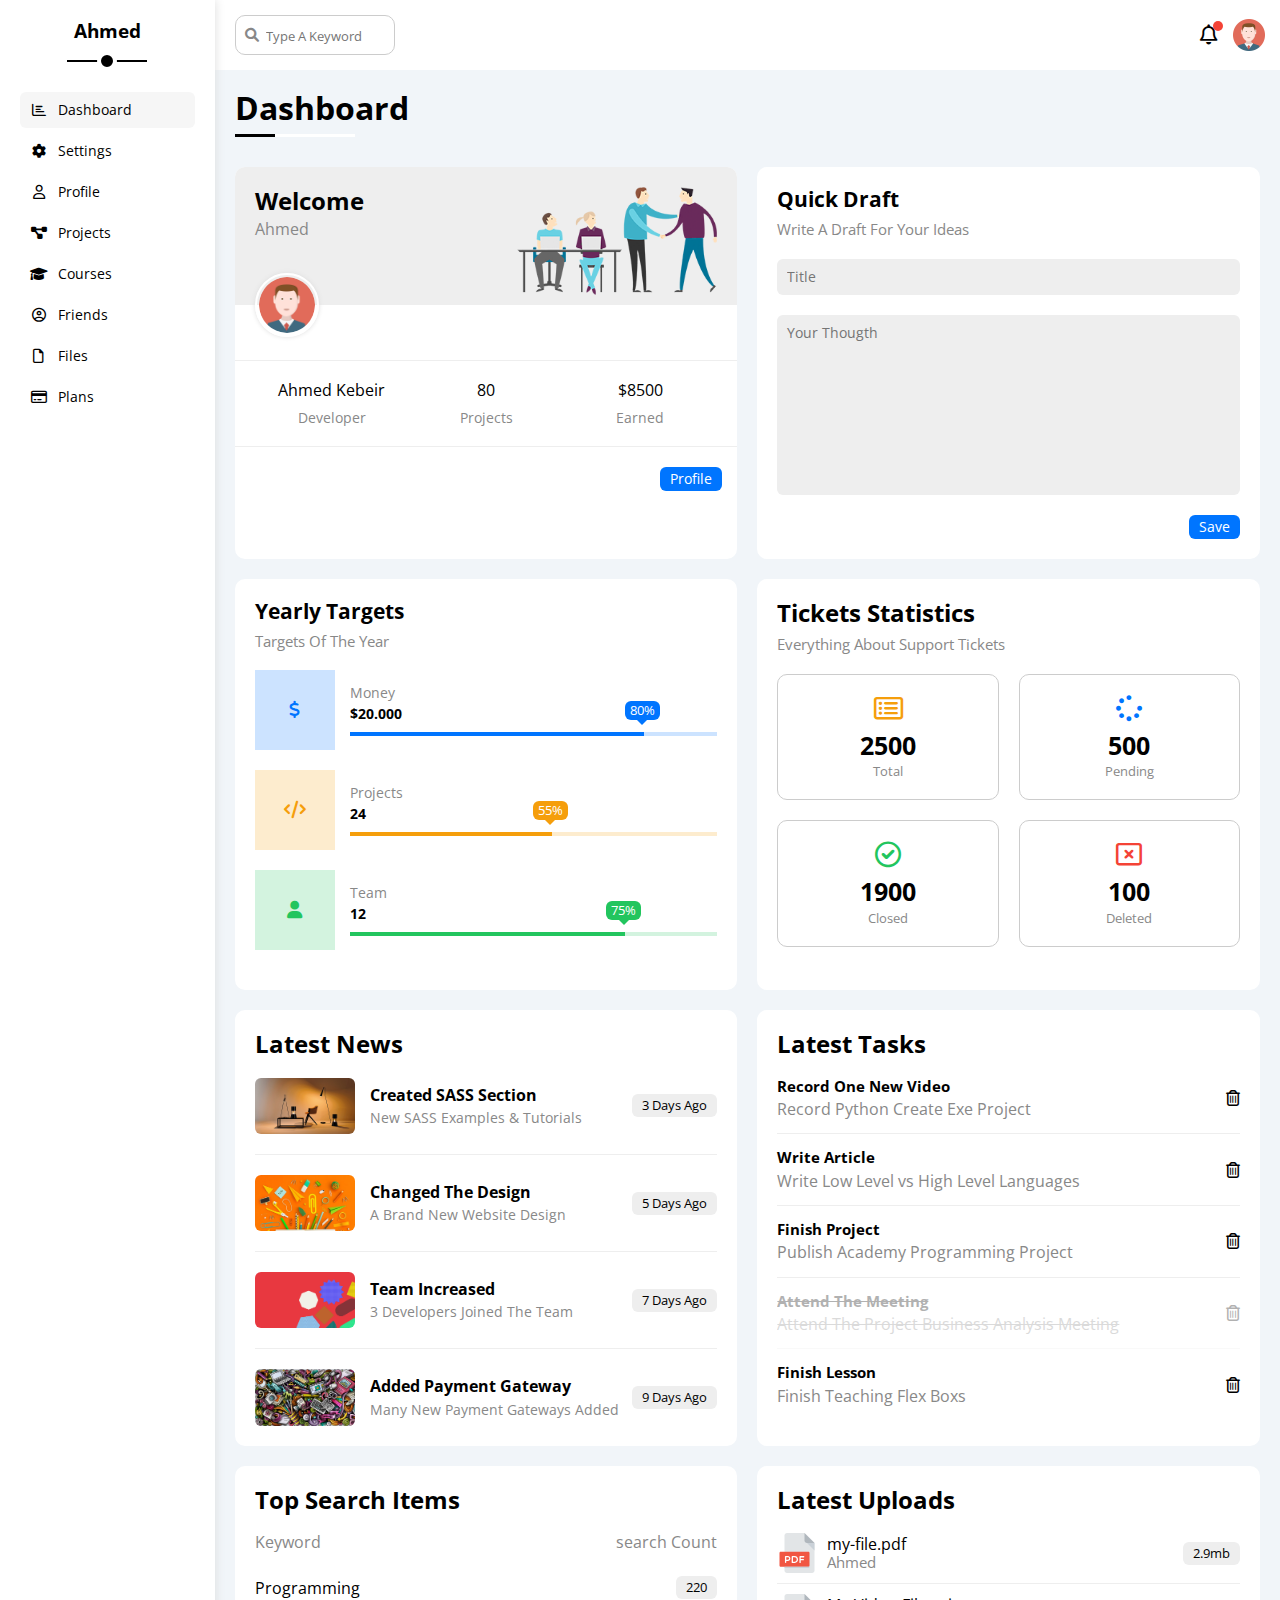
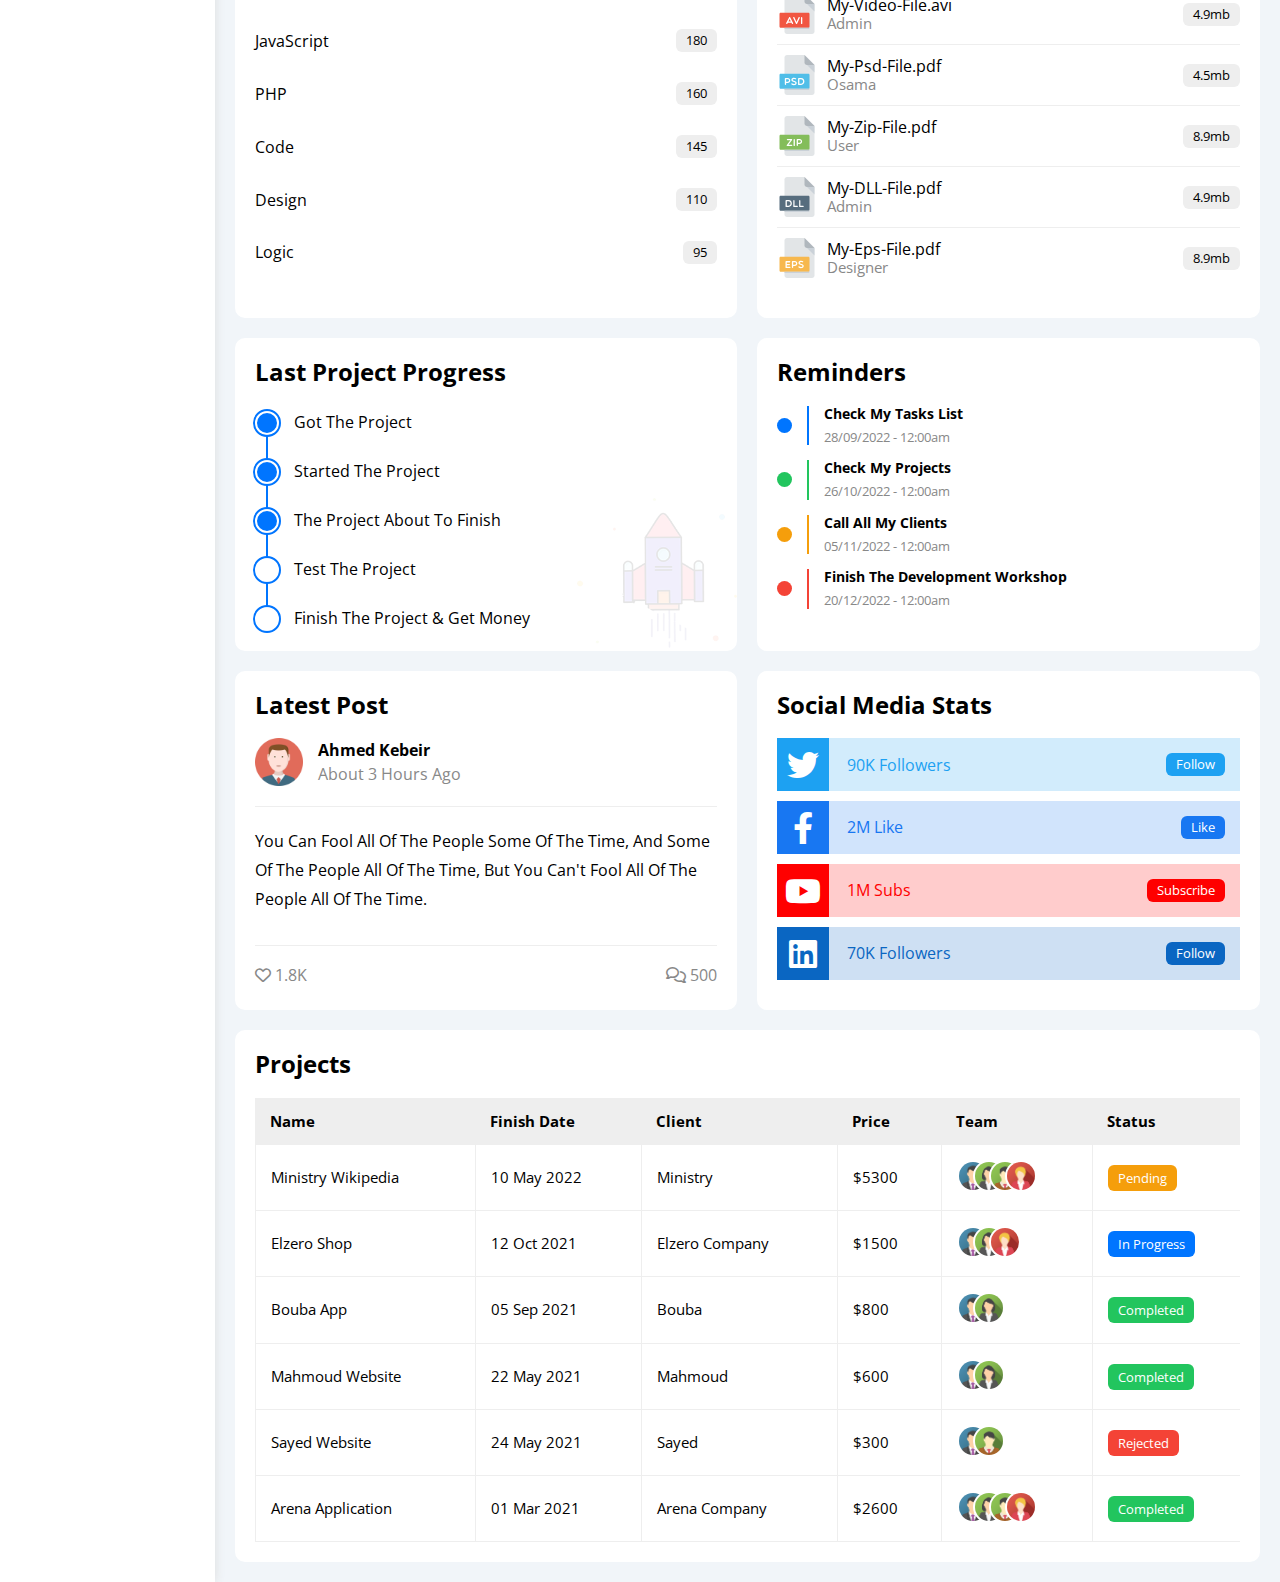
<file: index.html>
<!DOCTYPE html>
<html lang="en">

<head>
    <meta charset="UTF-8">
    <meta http-equiv="X-UA-Compatible" content="IE=edge">
    <meta name="viewport" content="width=device-width, initial-scale=1.0">
    <link rel="icon" href="./images/avatar.png">
    <link rel="stylesheet" href="./css/all.min.css">
    <link rel="stylesheet" href="./css/normalize.css">
    <link rel="stylesheet" href="./css/framework.css">
    <link rel="stylesheet" href="./css/master.css">

    <title>Dashboard</title>
    <link rel="preconnect" href="https://fonts.googleapis.com">
    <link rel="preconnect" href="https://fonts.gstatic.com" crossorigin>
    <link
        href="https://fonts.googleapis.com/css2?family=Cairo:wght@200;300;400;500;600;700;800;900;1000&family=Open+Sans:wght@300;400;500;600;700;800&family=Work+Sans:wght@200;300;400;500;600;700;800&display=swap"
        rel="stylesheet">

</head>

<body>
    <div class="page d-flex">
        <div class="sidebar bg-white p-20 p-relative">
            <h3 class="p-relative txt-c mt-0">Ahmed</h3>
            <ul>
                <li>
                    <a class="active d-flex align-center fs-14 c-black rad-6 p-10" href="index.html">
                        <i class="fa-regular fa-chart-bar fa-fw"></i>
                        <span>Dashboard</span>
                    </a>
                </li>
                <li>
                    <a class="d-flex align-center fs-14 c-black rad-6 p-10" href="settings.html">
                        <i class="fa-solid fa-gear fa-fw"></i>
                        <span>Settings</span>
                    </a>
                </li>
                <li>
                    <a class="d-flex align-center fs-14 c-black rad-6 p-10" href="profile.html">
                        <i class="fa-regular fa-user fa-fw"></i>
                        <span>Profile</span>
                    </a>
                </li>
                <li>
                    <a class="d-flex align-center fs-14 c-black rad-6 p-10" href="projects.html">
                        <i class="fa-solid fa-diagram-project fa-fw"></i>
                        <span>Projects</span>
                    </a>
                </li>
                <li>
                    <a class="d-flex align-center fs-14 c-black rad-6 p-10" href="courses.html">
                        <i class="fa-solid fa-graduation-cap fa-fw"></i>
                        <span>Courses</span>
                    </a>
                </li>
                <li>
                    <a class="d-flex align-center fs-14 c-black rad-6 p-10" href="friends.html">
                        <i class="fa-regular fa-circle-user fa-fw"></i>
                        <span>Friends</span>
                    </a>
                </li>
                <li>
                    <a class="d-flex align-center fs-14 c-black rad-6 p-10" href="files.html">
                        <i class="fa-regular fa-file fa-fw"></i>
                        <span>Files</span>
                    </a>
                </li>
                <li>
                    <a class="d-flex align-center fs-14 c-black rad-6 p-10" href="plans.html">
                        <i class="fa-regular fa-credit-card fa-fw"></i>
                        <span>Plans</span>
                    </a>
                </li>
            </ul>
        </div>
        <div class="content w-full">
            <div class="head between-flex  bg-white p-15">
                <div class="search p-relative">
                    <input class="p-10" type="search" placeholder="Type A Keyword">
                </div>
                <div class="icon d-flex align-center">
                    <span class="notification p-relative"><i class="fa-regular fa-bell fa-lg"></i></span>
                    <img src="./images/avatar.png" alt="avatar">
                </div>
            </div>
            <h1 class="p-relative">Dashboard</h1>
            <div class="wrapper d-grid gap-20">
                <div class="welcome bg-white rad-10 txt-c-mobile block-mobile ">
                    <div class="intro p-20 d-flex space-between bg-eee">
                        <div>
                            <h2 class="m-0">Welcome</h2>
                            <p class="c-grey mt-5">Ahmed</p>
                        </div>
                        <img src="./images/welcome.png" alt="welcome">
                    </div>
                    <img class="ava" src="./images/avatar.png" alt="avatar">
                    <div class="body txt-c d-flex p-20 mt-20 mb-20 block-mobile">
                        <div>Ahmed Kebeir <span class="d-block c-grey fs-14 mt-10">Developer</span></div>
                        <div>80 <span class="d-block c-grey fs-14 mt-10">Projects</span></div>
                        <div>$8500 <span class="d-block c-grey fs-14 mt-10">Earned</span></div>
                    </div>
                    <a href="profile.html" class="visit d-block fs-14 rad-6 bg-blue c-white w-fit btn-shape">Profile</a>
                </div>
                <!-- start quick  -->
                <div class="quick-draft bg-white p-20 rad-10 fs-14">
                    <h2 class="mt-0 mb-10">Quick Draft</h2>
                    <p class="c-grey mt-0 mb-20 fs-15">Write A Draft For Your Ideas</p>
                    <form>
                        <input class="d-block mb-20 w-full p-10 b-none rad-6 bg-eee" type="text" placeholder="Title">
                        <textarea class="d-block mb-20 w-full p-10 b-none rad-6 bg-eee"
                            placeholder="Your Thougth"></textarea>
                        <input class="d-block fs-14 bg-blue c-white b-none btn-shape" type="submit" value="Save">
                    </form>
                </div>
                <!-- end-quick  -->
                <!-- start yearly  -->
                <div class="yearly-targets bg-white p-20  rad-10 fs-14">
                    <h2 class="mt-0 mb-10">Yearly Targets</h2>
                    <p class="c-grey mt-0 mb-20 fs-15">Targets Of The Year</p>
                    <div class="target-row mb-20 blue d-flex align-center">
                        <div class="icon center-flex">
                            <i class="fa-solid fa-dollar-sign fa-lg c-blue"></i>
                        </div>
                        <div class="details">
                            <span class=" fs-14 c-grey">Money</span>
                            <span class="d-block mt-5 mb-10 fw-bold">$20.000</span>
                            <div class="progress p-relative ">
                                <span class="bg-blue blue" style="width: 80%;">
                                    <span class="bg-blue">80%</span>
                                </span>
                            </div>
                        </div>
                    </div>
                    <div class="target-row mb-20 orange d-flex align-center">
                        <div class="icon center-flex">
                            <i class="fa-solid fa-code fa-lg c-orange"></i>
                        </div>
                        <div class="details">
                            <span class=" fs-14 c-grey">Projects</span>
                            <span class="d-block mt-5 mb-10 fw-bold">24</span>
                            <div class="progress p-relative ">
                                <span class="bg-orange orange" style="width: 55%;">
                                    <span class="bg-orange">55%</span>
                                </span>
                            </div>
                        </div>
                    </div>
                    <div class="target-row mb-20 green d-flex align-center">
                        <div class="icon center-flex">
                            <i class="fa-solid fa-user fa-lg c-green"></i>
                        </div>
                        <div class="details">
                            <span class=" fs-14 c-grey">Team</span>
                            <span class="d-block mt-5 mb-10 fw-bold">12</span>
                            <div class="progress p-relative ">
                                <span class="bg-green green" style="width: 75%;">
                                    <span class="bg-green">75%</span>
                                </span>
                            </div>
                        </div>
                    </div>
                </div>
                <!-- end targets  -->
                <div class="tickets p-20 bg-white rad-10">
                    <h2 class="mt-0 mb-10">Tickets Statistics</h2>
                    <p class="mt-0 mb-20 c-grey fs-15">Everything About Support Tickets</p>
                    <div class="d-flex txt-c gap-20 f-wrap">
                        <div class="box p-20 rad-10 fs-13 c-grey">
                            <i class="fa-regular fa-rectangle-list fa-2x mb-10 c-orange"></i>
                            <span class="d-block c-black fw-bold fs-25 mb-5">2500</span> Total
                        </div>
                        <div class="box p-20 rad-10 fs-13 c-grey">
                            <i class="fa-solid fa-spinner fa-2x mb-10 c-blue"></i>
                            <span class="d-block c-black fw-bold fs-25 mb-5">500</span> Pending
                        </div>
                        <div class="box p-20 rad-10 fs-13 c-grey">
                            <i class="fa-regular fa-circle-check fa-2x mb-10 c-green"></i>
                            <span class="d-block c-black fw-bold fs-25 mb-5">1900</span> Closed
                        </div>
                        <div class="box p-20 rad-10 fs-13 c-grey">
                            <i class="fa-regular fa-rectangle-xmark fa-2x mb-10 c-red"></i>
                            <span class="d-block c-black fw-bold fs-25 mb-5">100</span> Deleted
                        </div>
                    </div>
                </div>
                <!-- end tickits  -->
                <div class="latest-news p-20 bg-white rad-10 txt-c-mobile">
                    <h2 class="mt-0 mb-20">Latest News</h2>
                    <div class="news-row d-flex align-center">
                        <img src="./images/news-01.png" alt="news-01">
                        <div class="info">
                            <h3>Created SASS Section</h3>
                            <p class="m-0 fs-14 c-grey">New SASS Examples & Tutorials</p>
                        </div>
                        <div class="btn-shape bg-eee fs-13 label">3 Days Ago</div>
                    </div>
                    <div class="news-row d-flex align-center">
                        <img src="./images/news-02.png" alt="news-01">
                        <div class="info">
                            <h3>Changed The Design</h3>
                            <p class="m-0 fs-14 c-grey">A Brand New Website Design</p>
                        </div>
                        <div class="btn-shape bg-eee fs-13 label">5 Days Ago</div>
                    </div>
                    <div class="news-row d-flex align-center">
                        <img src="./images/news-03.png" alt="news-01">
                        <div class="info">
                            <h3>Team Increased</h3>
                            <p class="m-0 fs-14 c-grey">3 Developers Joined The Team</p>
                        </div>
                        <div class="btn-shape bg-eee fs-13 label">7 Days Ago</div>
                    </div>
                    <div class="news-row d-flex align-center">
                        <img src="./images/news-04.png" alt="news-01">
                        <div class="info">
                            <h3>Added Payment Gateway</h3>
                            <p class="m-0 fs-14 c-grey">Many New Payment Gateways Added</p>
                        </div>
                        <div class="btn-shape bg-eee fs-13 label">9 Days Ago</div>
                    </div>
                </div>
                <!-- end latest news  -->
                <div class="latest-tasks p-20 bg-white rad-10">
                    <h2 class="mt-0 mb-20">Latest Tasks</h2>
                    <div class="task-row d-flex space-between align-center">
                        <div class="info">
                            <h3 class="mt-0 mb-5 fs-15">Record One New Video</h3>
                            <p class="c-grey m-0">Record Python Create Exe Project</p>
                        </div>
                        <i class="fa-regular fa-trash-can delete"></i>
                    </div>
                    <div class="task-row d-flex space-between align-center">
                        <div class="info">
                            <h3 class="mt-0 mb-5 fs-15">Write Article</h3>
                            <p class="c-grey m-0">Write Low Level vs High Level Languages</p>
                        </div>
                        <i class="fa-regular fa-trash-can delete"></i>
                    </div>
                    <div class="task-row d-flex space-between align-center">
                        <div class="info">
                            <h3 class="mt-0 mb-5 fs-15">Finish Project</h3>
                            <p class="c-grey m-0">Publish Academy Programming Project</p>
                        </div>
                        <i class="fa-regular fa-trash-can delete"></i>
                    </div>
                    <div class="task-row d-flex space-between align-center done">
                        <div class="info">
                            <h3 class="mt-0 mb-5 fs-15">Attend The Meeting</h3>
                            <p class="c-grey m-0">Attend The Project Business Analysis Meeting</p>
                        </div>
                        <i class="fa-regular fa-trash-can delete"></i>
                    </div>
                    <div class="task-row d-flex space-between align-center">
                        <div class="info">
                            <h3 class="mt-0 mb-5 fs-15">Finish Lesson</h3>
                            <p class="c-grey m-0">Finish Teaching Flex Boxs</p>
                        </div>
                        <i class="fa-regular fa-trash-can delete"></i>
                    </div>
                </div>
                <!-- end latest tasks  -->
                <div class="search-items bg-white p-20 rad-10">
                    <h2 class="mt-0 mb-20">Top Search Items</h2>
                    <div class="items-head d-flex align-center between-flex mb-10  c-grey">
                        <div>Keyword</div>
                        <div>search Count</div>
                    </div>
                    <div class="item d-flex align-center between-flex pt-15 pb-15">
                        <span>Programming</span>
                        <span class="bg-eee btn-shape fs-13">220</span>
                    </div>
                    <div class="item d-flex align-center between-flex pt-15 pb-15">
                        <span>JavaScript</span>
                        <span class="bg-eee btn-shape fs-13">180</span>
                    </div>
                    <div class="item d-flex align-center between-flex pt-15 pb-15">
                        <span>PHP</span>
                        <span class="bg-eee btn-shape fs-13">160</span>
                    </div>
                    <div class="item d-flex align-center between-flex pt-15 pb-15">
                        <span>Code</span>
                        <span class="bg-eee btn-shape fs-13">145</span>
                    </div>
                    <div class="item d-flex align-center between-flex pt-15 pb-15">
                        <span>Design</span>
                        <span class="bg-eee btn-shape fs-13">110</span>
                    </div>
                    <div class="item d-flex align-center between-flex pt-15 pb-15">
                        <span>Logic</span>
                        <span class="bg-eee btn-shape fs-13">95</span>
                    </div>
                </div>
                <!-- end search  -->
                <div class="latest-upload p-20 bg-white rad-10">
                    <h2 class="mt-0 mb-20 ">Latest Uploads</h2>
                    <ul class="m-0">
                        <li class="between-flex pb-10 mb-10">
                            <div class="d-flex align-center ">
                                <img class="mr-10" src="./images/pdf.svg" alt="pdf">
                                <div>
                                    <span class="d-block">my-file.pdf</span>
                                    <span class="fs-15 c-grey">Ahmed</span>
                                </div>
                            </div>
                            <div class="bg-eee btn-shape fs-13">
                                2.9mb
                            </div>
                        </li>
                        <li class="between-flex pb-10 mb-10">
                            <div class="d-flex align-center ">
                                <img class="mr-10" src="./images/avi.svg" alt="avi">
                                <div>
                                    <span class="d-block">My-Video-File.avi</span>
                                    <span class="fs-15 c-grey">Admin</span>
                                </div>
                            </div>
                            <div class="bg-eee btn-shape fs-13">
                                4.9mb
                            </div>
                        </li>
                        <li class="between-flex pb-10 mb-10">
                            <div class="d-flex align-center ">
                                <img class="mr-10" src="./images/psd.svg" alt="psd">
                                <div>
                                    <span class="d-block">My-Psd-File.pdf</span>
                                    <span class="fs-15 c-grey">Osama</span>
                                </div>
                            </div>
                            <div class="bg-eee btn-shape fs-13">
                                4.5mb
                            </div>
                        </li>
                        <li class="between-flex pb-10 mb-10">
                            <div class="d-flex align-center ">
                                <img class="mr-10" src="./images/zip.svg" alt="zip">
                                <div>
                                    <span class="d-block">My-Zip-File.pdf</span>
                                    <span class="fs-15 c-grey">User</span>
                                </div>
                            </div>
                            <div class="bg-eee btn-shape fs-13">
                                8.9mb
                            </div>
                        </li>
                        <li class="between-flex pb-10 mb-10">
                            <div class="d-flex align-center ">
                                <img class="mr-10" src="./images/dll.svg" alt="dll">
                                <div>
                                    <span class="d-block">My-DLL-File.pdf</span>
                                    <span class="fs-15 c-grey">Admin</span>
                                </div>
                            </div>
                            <div class="bg-eee btn-shape fs-13">
                                4.9mb
                            </div>
                        </li>
                        <li class="between-flex pb-10 mb-10">
                            <div class="d-flex align-center ">
                                <img class="mr-10" src="./images/eps.svg" alt="eps">
                                <div>
                                    <span class="d-block">My-Eps-File.pdf</span>
                                    <span class="fs-15 c-grey">Designer</span>
                                </div>
                            </div>
                            <div class="bg-eee btn-shape fs-13">
                                8.9mb
                            </div>
                        </li>
                    </ul>
                </div>
                <!-- end uploads  -->
                <div class="project-progress bg-white rad-10 p-20 p-relative">
                    <h2 class="mt-0 mb-20">Last Project Progress</h2>
                    <ul class="m-0 p-relative">
                        <li class="mt-25 d-flex align-center done">Got The Project</li>
                        <li class="mt-25 d-flex align-center done">Started The Project</li>
                        <li class="mt-25 d-flex align-center done">The Project About To Finish</li>
                        <li class="mt-25 d-flex align-center current">Test The Project</li>
                        <li class="mt-25 d-flex align-center ">Finish The Project & Get Money</li>
                    </ul>
                    <img class="launch-icon hide-mobile" src="./images/project.png" alt="project">
                </div>
                <!-- end project -->
                <div class="reminders bg-white p-20 rad-10 p-relative">
                    <h2 class="mt-0 mb-20">Reminders</h2>
                    <ul class="m-0">
                        <li class="d-flex align-center mt-15 ">
                            <span class="key bg-blue mr-15 d-block rad-half"></span>
                            <div class="blue pl-15">
                                <p class="mt-0 mb-5 fs-14 fw-bold">Check My Tasks List</p>
                                <span class=" c-grey fs-13 ">28/09/2022 - 12:00am</span>
                            </div>
                        </li>
                        <li class="d-flex align-center mt-15 ">
                            <span class="key bg-green mr-15 d-block rad-half"></span>
                            <div class="green pl-15">
                                <p class="mt-0 mb-5 fs-14 fw-bold">Check My Projects</p>
                                <span class=" c-grey fs-13 ">26/10/2022 - 12:00am</span>
                            </div>
                        </li>
                        <li class="d-flex align-center mt-15 ">
                            <span class="key bg-orange mr-15 d-block rad-half"></span>
                            <div class="orange pl-15">
                                <p class="mt-0 mb-5 fs-14 fw-bold">Call All My Clients</p>
                                <span class=" c-grey fs-13 ">05/11/2022 - 12:00am</span>
                            </div>
                        </li>
                        <li class="d-flex align-center mt-15 ">
                            <span class="key bg-red mr-15 d-block rad-half"></span>
                            <div class="red pl-15">
                                <p class="mt-0 mb-5 fs-14 fw-bold">Finish The Development Workshop</p>
                                <span class=" c-grey fs-13 ">20/12/2022 - 12:00am</span>
                            </div>
                        </li>
                    </ul>
                </div>
                <!-- end reminders  -->
                <div class="last-post bg-white p-20 rad-10">
                    <h2 class="mt-0 mb-20">Latest Post</h2>
                    <div class="top d-flex align-center ">
                        <img class="avatar mr-15" src="./images/avatar.png" alt="avatar">
                        <div class="info">
                            <span class="d-block mb-5 fw-bold">Ahmed Kebeir</span>
                            <span class="c-grey">About 3 Hours Ago</span>
                        </div>
                    </div>
                    <div class="post-content mt-20 mb-20 pt-20 pb-20 txt-c-mobile">
                        You Can Fool All Of The People Some Of The Time, And Some Of The People All Of The Time, But You
                        Can't Fool All Of The People All Of The Time.
                    </div>
                    <div class="post-stats between-flex c-grey">
                        <div>
                            <i class="fa-regular fa-heart"></i>
                            <span>1.8K</span>
                        </div>
                        <div>
                            <i class="fa-regular fa-comments"></i>
                            <span>500</span>
                        </div>
                    </div>
                </div>
                <!-- end latest-post  -->
                <div class="social-media p-20 bg-white rad-10">
                    <h2 class="mt-0 mb-20">Social Media Stats</h2>
                    <div class="box twitter p-15 p-relative mb-10 between-flex">
                        <i class="fa-brands fa-twitter fa-2x c-white h-full center-flex"></i>
                        <span>90K Followers</span>
                        <a class="fs-13 c-white btn-shape" href="#">Follow</a>
                    </div>
                    <div class="box facebook p-15 p-relative mb-10 between-flex">
                        <i class="fa-brands fa-facebook-f fa-2x c-white h-full center-flex"></i>
                        <span>2M Like</span>
                        <a class="fs-13 c-white btn-shape" href="#">Like</a>
                    </div>
                    <div class="box youtube p-15 p-relative mb-10 between-flex">
                        <i class="fa-brands fa-youtube fa-2x c-white h-full center-flex"></i>
                        <span>1M Subs</span>
                        <a class="fs-13 c-white btn-shape" href="#">Subscribe</a>
                    </div>
                    <div class="box linkedin p-15 p-relative mb-10 between-flex">
                        <i class="fa-brands fa-linkedin fa-2x c-white h-full center-flex"></i>
                        <span>70K Followers</span>
                        <a class="fs-13 c-white btn-shape" href="#">Follow</a>
                    </div>
                </div>
                <!-- end socail  -->
                <!-- start projects table  -->

            </div>
            <div class="projects p-20 bg-white rad-10 m-20">
                <h2 class="mt-0 mb-20">Projects</h2>
                <div class="responsive-table">
                    <table class="fs-15 w-full">
                        <thead>
                            <tr>
                                <td>Name</td>
                                <td>Finish Date</td>
                                <td>Client</td>
                                <td>Price</td>
                                <td>Team</td>
                                <td>Status</td>
                            </tr>
                        </thead>
                        <tbody>
                            <tr>
                                <td>Ministry Wikipedia</td>
                                <td>10 May 2022</td>
                                <td>Ministry</td>
                                <td>$5300</td>
                                <td>
                                    <img src="./images/team-01.png" alt="">
                                    <img src="./images/team-02.png" alt="">
                                    <img src="./images/team-03.png" alt="">
                                    <img src="./images/team-05.png" alt="">
                                </td>
                                <td>
                                    <span class="label bg-orange c-white btn-shape"> Pending</span>
                                </td>
                            </tr>
                            <tr>
                                <td>Elzero Shop</td>
                                <td>12 Oct 2021</td>
                                <td>Elzero Company</td>
                                <td>$1500</td>
                                <td>
                                    <img src="./images/team-01.png" alt="">
                                    <img src="./images/team-02.png" alt="">
                                    <img src="./images/team-05.png" alt="">
                                </td>
                                <td>
                                    <span class="label bg-blue c-white btn-shape">In Progress</span>
                                </td>
                            </tr>
                            <tr>
                                <td>Bouba App</td>
                                <td>05 Sep 2021</td>
                                <td>Bouba</td>
                                <td>$800</td>
                                <td>
                                    <img src="./images/team-01.png" alt="">
                                    <img src="./images/team-02.png" alt="">
                                </td>
                                <td>
                                    <span class="label bg-green c-white btn-shape">Completed</span>
                                </td>
                            </tr>
                            <tr>
                                <td>Mahmoud Website</td>
                                <td>22 May 2021</td>
                                <td>Mahmoud</td>
                                <td>$600</td>
                                <td>
                                    <img decoding="async" src="./images/team-01.png" alt="" />
                                    <img decoding="async" src="./images/team-02.png" alt="" />
                                </td>
                                <td><span class="label btn-shape bg-green c-white">Completed</span></td>
                            </tr>
                            <tr>
                                <td>Sayed Website</td>
                                <td>24 May 2021</td>
                                <td>Sayed</td>
                                <td>$300</td>
                                <td>
                                    <img decoding="async" src="./images/team-01.png" alt="" />
                                    <img decoding="async" src="./images/team-03.png" alt="" />
                                </td>
                                <td><span class="label btn-shape bg-red c-white">Rejected</span></td>
                            </tr>
                            <tr>
                                <td>Arena Application</td>
                                <td>01 Mar 2021</td>
                                <td>Arena Company</td>
                                <td>$2600</td>
                                <td>
                                    <img decoding="async" src="./images/team-01.png" alt="" />
                                    <img decoding="async" src="./images/team-02.png" alt="" />
                                    <img decoding="async" src="./images/team-03.png" alt="" />
                                    <img decoding="async" src="./images/team-05.png" alt="" />
                                </td>
                                <td><span class="label btn-shape bg-green c-white">Completed</span></td>
                            </tr>
                        </tbody>
                    </table>
                </div>
            </div>
        </div>
    </div>

</body>

</html>
</file>
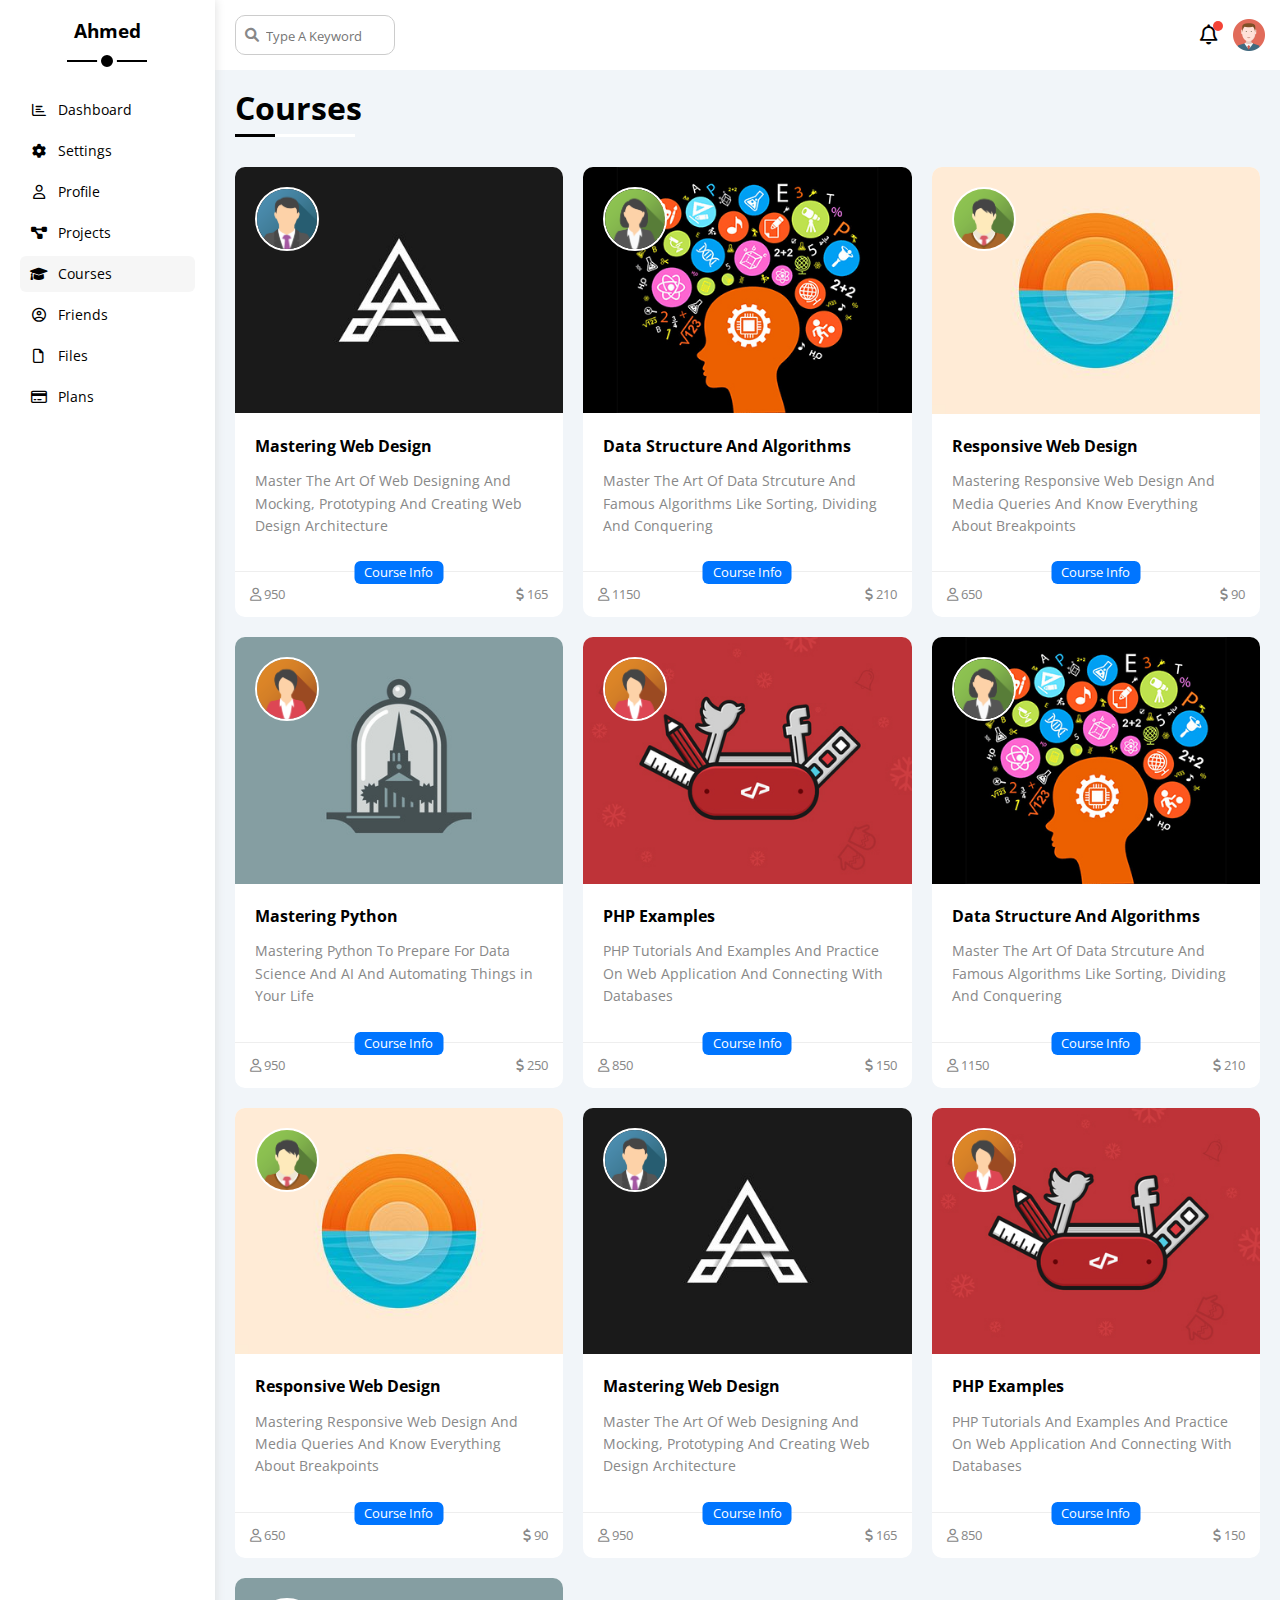
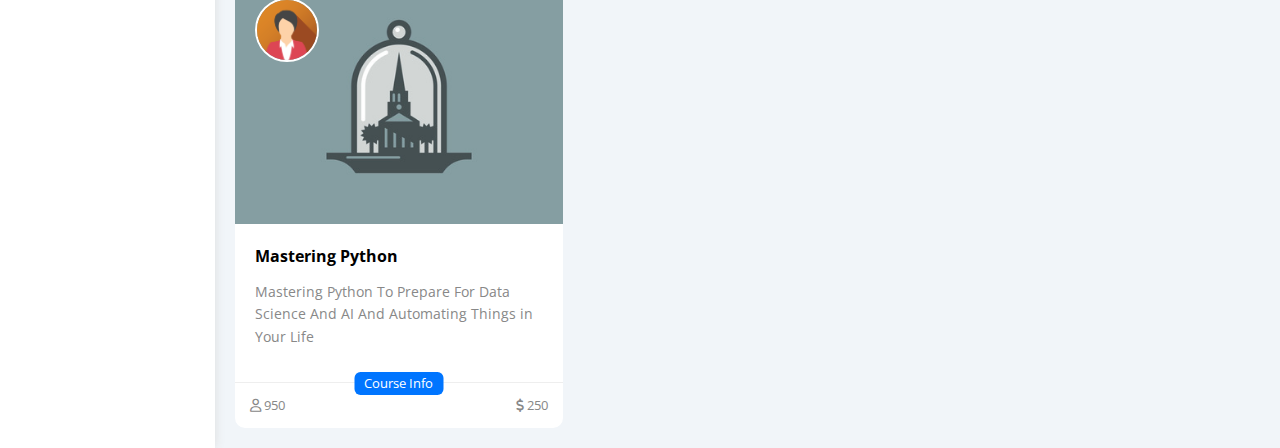
<file: courses.html>
<!DOCTYPE html>
<html lang="en">

<head>
    <meta charset="UTF-8">
    <meta http-equiv="X-UA-Compatible" content="IE=edge">
    <meta name="viewport" content="width=device-width, initial-scale=1.0">
    <link rel="icon" href="./images/avatar.png">
    <link rel="stylesheet" href="./css/all.min.css">
    <link rel="stylesheet" href="./css/normalize.css">
    <link rel="stylesheet" href="./css/framework.css">
    <link rel="stylesheet" href="./css/master.css">

    <title>Dashboard</title>
    <link rel="preconnect" href="https://fonts.googleapis.com">
    <link rel="preconnect" href="https://fonts.gstatic.com" crossorigin>
    <link
        href="https://fonts.googleapis.com/css2?family=Cairo:wght@200;300;400;500;600;700;800;900;1000&family=Open+Sans:wght@300;400;500;600;700;800&family=Work+Sans:wght@200;300;400;500;600;700;800&display=swap"
        rel="stylesheet">

</head>

<body>
    <div class="page d-flex">
        <div class="sidebar bg-white p-20 p-relative">
            <h3 class="p-relative txt-c mt-0">Ahmed</h3>
            <ul>
                <li>
                    <a class=" d-flex align-center fs-14 c-black rad-6 p-10" href="index.html">
                        <i class="fa-regular fa-chart-bar fa-fw"></i>
                        <span>Dashboard</span>
                    </a>
                </li>
                <li>
                    <a class="d-flex align-center fs-14 c-black rad-6 p-10" href="settings.html">
                        <i class="fa-solid fa-gear fa-fw"></i>
                        <span>Settings</span>
                    </a>
                </li>
                <li>
                    <a class=" d-flex align-center fs-14 c-black rad-6 p-10" href="profile.html">
                        <i class="fa-regular fa-user fa-fw"></i>
                        <span>Profile</span>
                    </a>
                </li>
                <li>
                    <a class=" d-flex align-center fs-14 c-black rad-6 p-10" href="projects.html">
                        <i class="fa-solid fa-diagram-project fa-fw"></i>
                        <span>Projects</span>
                    </a>
                </li>
                <li>
                    <a class="active d-flex align-center fs-14 c-black rad-6 p-10" href="courses.html">
                        <i class="fa-solid fa-graduation-cap fa-fw"></i>
                        <span>Courses</span>
                    </a>
                </li>
                <li>
                    <a class="d-flex align-center fs-14 c-black rad-6 p-10" href="friends.html">
                        <i class="fa-regular fa-circle-user fa-fw"></i>
                        <span>Friends</span>
                    </a>
                </li>
                <li>
                    <a class="d-flex align-center fs-14 c-black rad-6 p-10" href="files.html">
                        <i class="fa-regular fa-file fa-fw"></i>
                        <span>Files</span>
                    </a>
                </li>
                <li>
                    <a class="d-flex align-center fs-14 c-black rad-6 p-10" href="plans.html">
                        <i class="fa-regular fa-credit-card fa-fw"></i>
                        <span>Plans</span>
                    </a>
                </li>
            </ul>
        </div>
        <div class="content w-full">
            <div class="head between-flex  bg-white p-15">
                <div class="search p-relative">
                    <input class="p-10" type="search" placeholder="Type A Keyword">
                </div>
                <div class="icon d-flex align-center">
                    <span class="notification p-relative"><i class="fa-regular fa-bell fa-lg"></i></span>
                    <img src="./images/avatar.png" alt="avatar">
                </div>
            </div>
            <h1 class="p-relative">Courses</h1>
            <div class="courses-page m-20 d-grid gap-20">
                <div class="cours bg-white rad-10  p-relative">
                    <img class="avatar" src="./images/team-01.png" alt="">
                    <img class="cover" src="./images/course-01.jpg" alt="">
                    <div class="p-20">
                        <h4 class="m-0">Mastering Web Design</h4>
                        <p class="description mt-15 c-grey fs-14">Master The Art Of Web Designing And Mocking,
                            Prototyping And Creating Web Design Architecture
                        </p>
                    </div>
                    <div class="info p-15 between-flex p-relative">
                        <span class="title bg-blue c-white btn-shape">Course Info</span>
                        <span class="c-grey">
                            <i class="fa-regular fa-user"></i>
                            950
                        </span>
                        <span class="c-grey">
                            <i class="fa-solid fa-dollar-sign"></i>
                            165
                        </span>
                    </div>
                </div>
                <div class="cours bg-white rad-10  p-relative">
                    <img class="avatar" src="./images/team-02.png" alt="">
                    <img class="cover" src="./images/course-02.jpg" alt="">
                    <div class="p-20">
                        <h4 class="m-0">Data Structure And Algorithms</h4>
                        <p class="description mt-15 c-grey fs-14">
                            Master The Art Of Data Strcuture And Famous Algorithms Like Sorting, Dividing And Conquering
                        </p>
                    </div>
                    <div class="info p-15 between-flex p-relative">
                        <span class="title bg-blue c-white btn-shape">Course Info</span>
                        <span class="c-grey">
                            <i class="fa-regular fa-user"></i>
                            1150
                        </span>
                        <span class="c-grey">
                            <i class="fa-solid fa-dollar-sign"></i>
                            210
                        </span>
                    </div>
                </div>
                <div class="cours bg-white rad-10  p-relative">
                    <img class="avatar" src="./images/team-03.png" alt="">
                    <img class="cover" src="./images/course-03.jpg" alt="">
                    <div class="p-20">
                        <h4 class="m-0">Responsive Web Design</h4>
                        <p class="description mt-15 c-grey fs-14">
                            Mastering Responsive Web Design And Media Queries And Know Everything About Breakpoints
                        </p>
                    </div>
                    <div class="info p-15 between-flex p-relative">
                        <span class="title bg-blue c-white btn-shape">Course Info</span>
                        <span class="c-grey">
                            <i class="fa-regular fa-user"></i>
                            650
                        </span>
                        <span class="c-grey">
                            <i class="fa-solid fa-dollar-sign"></i>
                            90
                        </span>
                    </div>
                </div>

                <div class="cours bg-white rad-10  p-relative">
                    <img class="avatar" src="./images/team-04.png" alt="">
                    <img class="cover" src="./images/course-04.jpg" alt="">
                    <div class="p-20">
                        <h4 class="m-0">Mastering Python</h4>
                        <p class="description mt-15 c-grey fs-14">
                            Mastering Python To Prepare For Data Science And AI And Automating Things in Your Life
                        </p>
                    </div>
                    <div class="info p-15 between-flex p-relative">
                        <span class="title bg-blue c-white btn-shape">Course Info</span>
                        <span class="c-grey">
                            <i class="fa-regular fa-user"></i>
                            950
                        </span>
                        <span class="c-grey">
                            <i class="fa-solid fa-dollar-sign"></i>
                            250
                        </span>
                    </div>
                </div>
                <div class="cours bg-white rad-10  p-relative">
                    <img class="avatar" src="./images/team-04.png" alt="">
                    <img class="cover" src="./images/course-05.jpg" alt="">
                    <div class="p-20">
                        <h4 class="m-0">PHP Examples</h4>
                        <p class="description mt-15 c-grey fs-14">
                            PHP Tutorials And Examples And Practice On Web Application And Connecting With Databases
                        </p>
                    </div>
                    <div class="info p-15 between-flex p-relative">
                        <span class="title bg-blue c-white btn-shape">Course Info</span>
                        <span class="c-grey">
                            <i class="fa-regular fa-user"></i>
                            850
                        </span>
                        <span class="c-grey">
                            <i class="fa-solid fa-dollar-sign"></i>
                            150
                        </span>
                    </div>
                </div>

                <div class="cours bg-white rad-10  p-relative">
                    <img class="avatar" src="./images/team-02.png" alt="">
                    <img class="cover" src="./images/course-02.jpg" alt="">
                    <div class="p-20">
                        <h4 class="m-0">Data Structure And Algorithms</h4>
                        <p class="description mt-15 c-grey fs-14">
                            Master The Art Of Data Strcuture And Famous Algorithms Like Sorting, Dividing And Conquering
                        </p>
                    </div>
                    <div class="info p-15 between-flex p-relative">
                        <span class="title bg-blue c-white btn-shape">Course Info</span>
                        <span class="c-grey">
                            <i class="fa-regular fa-user"></i>
                            1150
                        </span>
                        <span class="c-grey">
                            <i class="fa-solid fa-dollar-sign"></i>
                            210
                        </span>
                    </div>
                </div>

                <div class="cours bg-white rad-10  p-relative">
                    <img class="avatar" src="./images/team-03.png" alt="">
                    <img class="cover" src="./images/course-03.jpg" alt="">
                    <div class="p-20">
                        <h4 class="m-0">Responsive Web Design</h4>
                        <p class="description mt-15 c-grey fs-14">
                            Mastering Responsive Web Design And Media Queries And Know Everything About Breakpoints
                        </p>
                    </div>
                    <div class="info p-15 between-flex p-relative">
                        <span class="title bg-blue c-white btn-shape">Course Info</span>
                        <span class="c-grey">
                            <i class="fa-regular fa-user"></i>
                            650
                        </span>
                        <span class="c-grey">
                            <i class="fa-solid fa-dollar-sign"></i>
                            90
                        </span>
                    </div>
                </div>

                <div class="cours bg-white rad-10  p-relative">
                    <img class="avatar" src="./images/team-01.png" alt="">
                    <img class="cover" src="./images/course-01.jpg" alt="">
                    <div class="p-20">
                        <h4 class="m-0">Mastering Web Design</h4>
                        <p class="description mt-15 c-grey fs-14">Master The Art Of Web Designing And Mocking,
                            Prototyping And Creating Web Design Architecture
                        </p>
                    </div>
                    <div class="info p-15 between-flex p-relative">
                        <span class="title bg-blue c-white btn-shape">Course Info</span>
                        <span class="c-grey">
                            <i class="fa-regular fa-user"></i>
                            950
                        </span>
                        <span class="c-grey">
                            <i class="fa-solid fa-dollar-sign"></i>
                            165
                        </span>
                    </div>
                </div>

                <div class="cours bg-white rad-10  p-relative">
                    <img class="avatar" src="./images/team-04.png" alt="">
                    <img class="cover" src="./images/course-05.jpg" alt="">
                    <div class="p-20">
                        <h4 class="m-0">PHP Examples</h4>
                        <p class="description mt-15 c-grey fs-14">
                            PHP Tutorials And Examples And Practice On Web Application And Connecting With Databases
                        </p>
                    </div>
                    <div class="info p-15 between-flex p-relative">
                        <span class="title bg-blue c-white btn-shape">Course Info</span>
                        <span class="c-grey">
                            <i class="fa-regular fa-user"></i>
                            850
                        </span>
                        <span class="c-grey">
                            <i class="fa-solid fa-dollar-sign"></i>
                            150
                        </span>
                    </div>
                </div>

                <div class="cours bg-white rad-10  p-relative">
                    <img class="avatar" src="./images/team-04.png" alt="">
                    <img class="cover" src="./images/course-04.jpg" alt="">
                    <div class="p-20">
                        <h4 class="m-0">Mastering Python</h4>
                        <p class="description mt-15 c-grey fs-14">
                            Mastering Python To Prepare For Data Science And AI And Automating Things in Your Life
                        </p>
                    </div>
                    <div class="info p-15 between-flex p-relative">
                        <span class="title bg-blue c-white btn-shape">Course Info</span>
                        <span class="c-grey">
                            <i class="fa-regular fa-user"></i>
                            950
                        </span>
                        <span class="c-grey">
                            <i class="fa-solid fa-dollar-sign"></i>
                            250
                        </span>
                    </div>
                </div>

            </div>
        </div>
    </div>

</body>

</html>
</file>
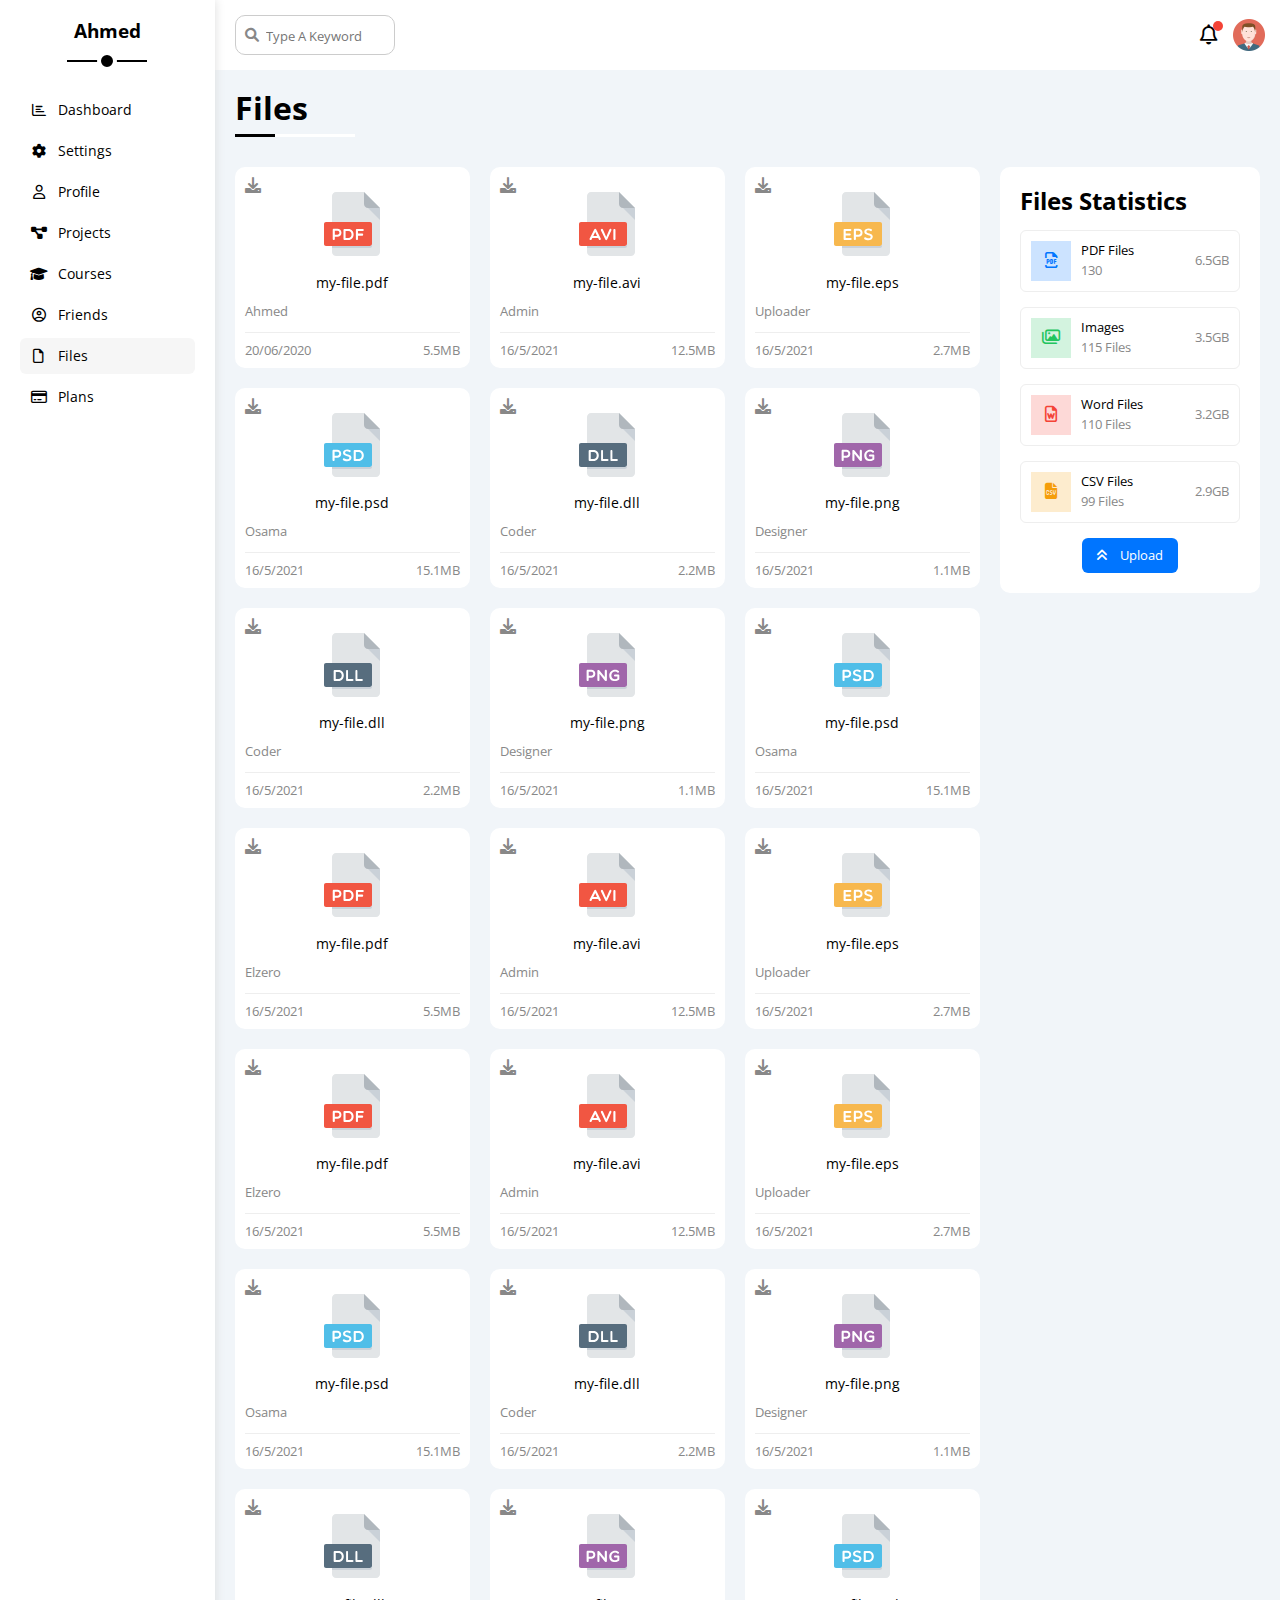
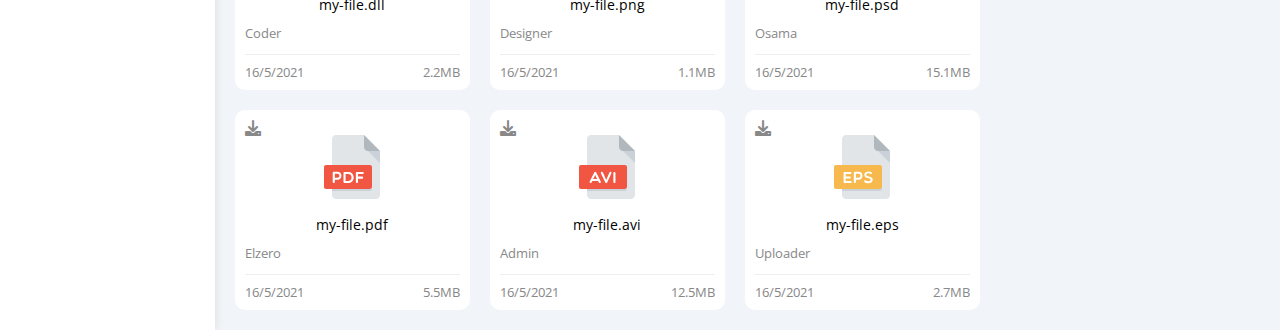
<file: files.html>
<!DOCTYPE html>
<html lang="en">

<head>
    <meta charset="UTF-8">
    <meta http-equiv="X-UA-Compatible" content="IE=edge">
    <meta name="viewport" content="width=device-width, initial-scale=1.0">
    <link rel="icon" href="./images/avatar.png">
    <link rel="stylesheet" href="./css/all.min.css">
    <link rel="stylesheet" href="./css/normalize.css">
    <link rel="stylesheet" href="./css/framework.css">
    <link rel="stylesheet" href="./css/master.css">

    <title>Dashboard</title>
    <link rel="preconnect" href="https://fonts.googleapis.com">
    <link rel="preconnect" href="https://fonts.gstatic.com" crossorigin>
    <link
        href="https://fonts.googleapis.com/css2?family=Cairo:wght@200;300;400;500;600;700;800;900;1000&family=Open+Sans:wght@300;400;500;600;700;800&family=Work+Sans:wght@200;300;400;500;600;700;800&display=swap"
        rel="stylesheet">

</head>

<body>
    <div class="page d-flex">
        <div class="sidebar bg-white p-20 p-relative">
            <h3 class="p-relative txt-c mt-0">Ahmed</h3>
            <ul>
                <li>
                    <a class=" d-flex align-center fs-14 c-black rad-6 p-10" href="index.html">
                        <i class="fa-regular fa-chart-bar fa-fw"></i>
                        <span>Dashboard</span>
                    </a>
                </li>
                <li>
                    <a class="d-flex align-center fs-14 c-black rad-6 p-10" href="settings.html">
                        <i class="fa-solid fa-gear fa-fw"></i>
                        <span>Settings</span>
                    </a>
                </li>
                <li>
                    <a class=" d-flex align-center fs-14 c-black rad-6 p-10" href="profile.html">
                        <i class="fa-regular fa-user fa-fw"></i>
                        <span>Profile</span>
                    </a>
                </li>
                <li>
                    <a class=" d-flex align-center fs-14 c-black rad-6 p-10" href="projects.html">
                        <i class="fa-solid fa-diagram-project fa-fw"></i>
                        <span>Projects</span>
                    </a>
                </li>
                <li>
                    <a class=" d-flex align-center fs-14 c-black rad-6 p-10" href="courses.html">
                        <i class="fa-solid fa-graduation-cap fa-fw"></i>
                        <span>Courses</span>
                    </a>
                </li>
                <li>
                    <a class=" d-flex align-center fs-14 c-black rad-6 p-10" href="friends.html">
                        <i class="fa-regular fa-circle-user fa-fw"></i>
                        <span>Friends</span>
                    </a>
                </li>
                <li>
                    <a class="active d-flex align-center fs-14 c-black rad-6 p-10" href="files.html">
                        <i class="fa-regular fa-file fa-fw"></i>
                        <span>Files</span>
                    </a>
                </li>
                <li>
                    <a class="d-flex align-center fs-14 c-black rad-6 p-10" href="plans.html">
                        <i class="fa-regular fa-credit-card fa-fw"></i>
                        <span>Plans</span>
                    </a>
                </li>
            </ul>
        </div>
        <div class="content w-full">
            <div class="head between-flex  bg-white p-15">
                <div class="search p-relative">
                    <input class="p-10" type="search" placeholder="Type A Keyword">
                </div>
                <div class="icon d-flex align-center">
                    <span class="notification p-relative"><i class="fa-regular fa-bell fa-lg"></i></span>
                    <img src="./images/avatar.png" alt="avatar">
                </div>
            </div>
            <h1 class="p-relative">Files</h1>
            <div class="files-page m-20 d-flex gap-20">

                <div class="file-stats p-20 bg-white rad-10 ">
                    <h2 class="mt-0 mb-15 txt-c-mobile">Files Statistics</h2>
                    <div class="d-flex align-center border-eee p-10 rad-6 mb-15 fs-13">
                        <i class="fa-regular fa-file-pdf fa-lg blue center-flex c-blue icon"></i>
                        <div class="info">
                            <span>PDF Files</span>
                            <span class="c-grey mt-5 d-block">130</span>
                        </div>
                        <div class="size c-grey">6.5GB</div>
                    </div>
                    <div class="d-flex align-center border-eee p-10 rad-6 mb-15 fs-13">
                        <i class="fa-regular fa-images fa-lg green center-flex c-green icon"></i>
                        <div class="info">
                            <span>Images</span>
                            <span class="c-grey d-block mt-5">115 Files</span>
                        </div>
                        <div class="size c-grey">3.5GB</div>
                    </div>
                    <div class="d-flex align-center border-eee p-10 rad-6 mb-15 fs-13">
                        <i class="fa-regular fa-file-word fa-lg red center-flex c-red icon"></i>
                        <div class="info">
                            <span>Word Files</span>
                            <span class="c-grey d-block mt-5">110 Files</span>
                        </div>
                        <div class="size c-grey">3.2GB</div>
                    </div>
                    <div class="d-flex align-center border-eee p-10 rad-6 fs-13">
                        <i class="fa-solid fa-file-csv fa-lg orange center-flex c-orange icon"></i>
                        <div class="info">
                            <span>CSV Files</span>
                            <span class="c-grey d-block mt-5">99 Files</span>
                        </div>
                        <div class="size c-grey">2.9GB</div>
                    </div>
                    <a class="upload bg-blue c-white fs-13 rad-6 d-block w-fit " href="#">
                        <i class="fa-solid fa-angles-up mr-10"></i> Upload
                    </a>
                </div>


                <div class="file-content d-grid gap-20">
                    <div class="file bg-white rad-10 p-10">
                        <i class="fa-solid fa-download c-grey p-absolute"></i>
                        <div class="icon txt-c">
                            <img class="mt-15 mb-15" src="./images/pdf.svg" alt="">
                        </div>
                        <div class="txt-c mb-10 fs-14">my-file.pdf</div>
                        <p class="c-grey fs-13">Ahmed</p>
                        <div class="info between-flex mt-10 pt-10 c-grey fs-13">
                            <span>20/06/2020</span>
                            <span>5.5MB</span>
                        </div>
                    </div>
                    <div class="file bg-white p-10 rad-10">
                        <i class="fa-solid fa-download c-grey p-absolute"></i>
                        <div class="icon txt-c">
                            <img decoding="async" class="mt-15 mb-15" src="images/avi.svg" alt="" />
                        </div>
                        <div class="txt-c mb-10 fs-14">my-file.avi</div>
                        <p class="c-grey fs-13">Admin</p>
                        <div class="info between-flex mt-10 pt-10 fs-13 c-grey">
                            <span>16/5/2021</span>
                            <span>12.5MB</span>
                        </div>
                    </div>
                    <div class="file bg-white p-10 rad-10">
                        <i class="fa-solid fa-download c-grey p-absolute"></i>
                        <div class="icon txt-c">
                            <img decoding="async" class="mt-15 mb-15" src="images/eps.svg" alt="" />
                        </div>
                        <div class="txt-c mb-10 fs-14">my-file.eps</div>
                        <p class="c-grey fs-13">Uploader</p>
                        <div class="info between-flex mt-10 pt-10 fs-13 c-grey">
                            <span>16/5/2021</span>
                            <span>2.7MB</span>
                        </div>
                    </div>
                    <div class="file bg-white p-10 rad-10">
                        <i class="fa-solid fa-download c-grey p-absolute"></i>
                        <div class="icon txt-c">
                            <img decoding="async" class="mt-15 mb-15" src="images/psd.svg" alt="" />
                        </div>
                        <div class="txt-c mb-10 fs-14">my-file.psd</div>
                        <p class="c-grey fs-13">Osama</p>
                        <div class="info between-flex mt-10 pt-10 fs-13 c-grey">
                            <span>16/5/2021</span>
                            <span>15.1MB</span>
                        </div>
                    </div>
                    <div class="file bg-white p-10 rad-10">
                        <i class="fa-solid fa-download c-grey p-absolute"></i>
                        <div class="icon txt-c">
                            <img decoding="async" class="mt-15 mb-15" src="images/dll.svg" alt="" />
                        </div>
                        <div class="txt-c mb-10 fs-14">my-file.dll</div>
                        <p class="c-grey fs-13">Coder</p>
                        <div class="info between-flex mt-10 pt-10 fs-13 c-grey">
                            <span>16/5/2021</span>
                            <span>2.2MB</span>
                        </div>
                    </div>
                    <div class="file bg-white p-10 rad-10">
                        <i class="fa-solid fa-download c-grey p-absolute"></i>
                        <div class="icon txt-c">
                            <img decoding="async" class="mt-15 mb-15" src="images/png.svg" alt="" />
                        </div>
                        <div class="txt-c mb-10 fs-14">my-file.png</div>
                        <p class="c-grey fs-13">Designer</p>
                        <div class="info between-flex mt-10 pt-10 fs-13 c-grey">
                            <span>16/5/2021</span>
                            <span>1.1MB</span>
                        </div>
                    </div>
                    <div class="file bg-white p-10 rad-10">
                        <i class="fa-solid fa-download c-grey p-absolute"></i>
                        <div class="icon txt-c">
                            <img decoding="async" class="mt-15 mb-15" src="images/dll.svg" alt="" />
                        </div>
                        <div class="txt-c mb-10 fs-14">my-file.dll</div>
                        <p class="c-grey fs-13">Coder</p>
                        <div class="info between-flex mt-10 pt-10 fs-13 c-grey">
                            <span>16/5/2021</span>
                            <span>2.2MB</span>
                        </div>
                    </div>
                    <div class="file bg-white p-10 rad-10">
                        <i class="fa-solid fa-download c-grey p-absolute"></i>
                        <div class="icon txt-c">
                            <img decoding="async" class="mt-15 mb-15" src="images/png.svg" alt="" />
                        </div>
                        <div class="txt-c mb-10 fs-14">my-file.png</div>
                        <p class="c-grey fs-13">Designer</p>
                        <div class="info between-flex mt-10 pt-10 fs-13 c-grey">
                            <span>16/5/2021</span>
                            <span>1.1MB</span>
                        </div>
                    </div>
                    <div class="file bg-white p-10 rad-10">
                        <i class="fa-solid fa-download c-grey p-absolute"></i>
                        <div class="icon txt-c">
                            <img decoding="async" class="mt-15 mb-15" src="images/psd.svg" alt="" />
                        </div>
                        <div class="txt-c mb-10 fs-14">my-file.psd</div>
                        <p class="c-grey fs-13">Osama</p>
                        <div class="info between-flex mt-10 pt-10 fs-13 c-grey">
                            <span>16/5/2021</span>
                            <span>15.1MB</span>
                        </div>
                    </div>
                    <div class="file bg-white p-10 rad-10">
                        <i class="fa-solid fa-download c-grey p-absolute"></i>
                        <div class="icon txt-c">
                            <img decoding="async" class="mt-15 mb-15" src="images/pdf.svg" alt="" />
                        </div>
                        <div class="txt-c mb-10 fs-14">my-file.pdf</div>
                        <p class="c-grey fs-13">Elzero</p>
                        <div class="info between-flex mt-10 pt-10 fs-13 c-grey">
                            <span>16/5/2021</span>
                            <span>5.5MB</span>
                        </div>
                    </div>
                    <div class="file bg-white p-10 rad-10">
                        <i class="fa-solid fa-download c-grey p-absolute"></i>
                        <div class="icon txt-c">
                            <img decoding="async" class="mt-15 mb-15" src="images/avi.svg" alt="" />
                        </div>
                        <div class="txt-c mb-10 fs-14">my-file.avi</div>
                        <p class="c-grey fs-13">Admin</p>
                        <div class="info between-flex mt-10 pt-10 fs-13 c-grey">
                            <span>16/5/2021</span>
                            <span>12.5MB</span>
                        </div>
                    </div>
                    <div class="file bg-white p-10 rad-10">
                        <i class="fa-solid fa-download c-grey p-absolute"></i>
                        <div class="icon txt-c">
                            <img decoding="async" class="mt-15 mb-15" src="images/eps.svg" alt="" />
                        </div>
                        <div class="txt-c mb-10 fs-14">my-file.eps</div>
                        <p class="c-grey fs-13">Uploader</p>
                        <div class="info between-flex mt-10 pt-10 fs-13 c-grey">
                            <span>16/5/2021</span>
                            <span>2.7MB</span>
                        </div>
                    </div>
                    <div class="file bg-white p-10 rad-10">
                        <i class="fa-solid fa-download c-grey p-absolute"></i>
                        <div class="icon txt-c">
                            <img decoding="async" class="mt-15 mb-15" src="images/pdf.svg" alt="" />
                        </div>
                        <div class="txt-c mb-10 fs-14">my-file.pdf</div>
                        <p class="c-grey fs-13">Elzero</p>
                        <div class="info between-flex mt-10 pt-10 fs-13 c-grey">
                            <span>16/5/2021</span>
                            <span>5.5MB</span>
                        </div>
                    </div>
                    <div class="file bg-white p-10 rad-10">
                        <i class="fa-solid fa-download c-grey p-absolute"></i>
                        <div class="icon txt-c">
                            <img decoding="async" class="mt-15 mb-15" src="images/avi.svg" alt="" />
                        </div>
                        <div class="txt-c mb-10 fs-14">my-file.avi</div>
                        <p class="c-grey fs-13">Admin</p>
                        <div class="info between-flex mt-10 pt-10 fs-13 c-grey">
                            <span>16/5/2021</span>
                            <span>12.5MB</span>
                        </div>
                    </div>
                    <div class="file bg-white p-10 rad-10">
                        <i class="fa-solid fa-download c-grey p-absolute"></i>
                        <div class="icon txt-c">
                            <img decoding="async" class="mt-15 mb-15" src="images/eps.svg" alt="" />
                        </div>
                        <div class="txt-c mb-10 fs-14">my-file.eps</div>
                        <p class="c-grey fs-13">Uploader</p>
                        <div class="info between-flex mt-10 pt-10 fs-13 c-grey">
                            <span>16/5/2021</span>
                            <span>2.7MB</span>
                        </div>
                    </div>
                    <div class="file bg-white p-10 rad-10">
                        <i class="fa-solid fa-download c-grey p-absolute"></i>
                        <div class="icon txt-c">
                            <img decoding="async" class="mt-15 mb-15" src="images/psd.svg" alt="" />
                        </div>
                        <div class="txt-c mb-10 fs-14">my-file.psd</div>
                        <p class="c-grey fs-13">Osama</p>
                        <div class="info between-flex mt-10 pt-10 fs-13 c-grey">
                            <span>16/5/2021</span>
                            <span>15.1MB</span>
                        </div>
                    </div>
                    <div class="file bg-white p-10 rad-10">
                        <i class="fa-solid fa-download c-grey p-absolute"></i>
                        <div class="icon txt-c">
                            <img decoding="async" class="mt-15 mb-15" src="images/dll.svg" alt="" />
                        </div>
                        <div class="txt-c mb-10 fs-14">my-file.dll</div>
                        <p class="c-grey fs-13">Coder</p>
                        <div class="info between-flex mt-10 pt-10 fs-13 c-grey">
                            <span>16/5/2021</span>
                            <span>2.2MB</span>
                        </div>
                    </div>
                    <div class="file bg-white p-10 rad-10">
                        <i class="fa-solid fa-download c-grey p-absolute"></i>
                        <div class="icon txt-c">
                            <img decoding="async" class="mt-15 mb-15" src="images/png.svg" alt="" />
                        </div>
                        <div class="txt-c mb-10 fs-14">my-file.png</div>
                        <p class="c-grey fs-13">Designer</p>
                        <div class="info between-flex mt-10 pt-10 fs-13 c-grey">
                            <span>16/5/2021</span>
                            <span>1.1MB</span>
                        </div>
                    </div>
                    <div class="file bg-white p-10 rad-10">
                        <i class="fa-solid fa-download c-grey p-absolute"></i>
                        <div class="icon txt-c">
                            <img decoding="async" class="mt-15 mb-15" src="images/dll.svg" alt="" />
                        </div>
                        <div class="txt-c mb-10 fs-14">my-file.dll</div>
                        <p class="c-grey fs-13">Coder</p>
                        <div class="info between-flex mt-10 pt-10 fs-13 c-grey">
                            <span>16/5/2021</span>
                            <span>2.2MB</span>
                        </div>
                    </div>
                    <div class="file bg-white p-10 rad-10">
                        <i class="fa-solid fa-download c-grey p-absolute"></i>
                        <div class="icon txt-c">
                            <img decoding="async" class="mt-15 mb-15" src="images/png.svg" alt="" />
                        </div>
                        <div class="txt-c mb-10 fs-14">my-file.png</div>
                        <p class="c-grey fs-13">Designer</p>
                        <div class="info between-flex mt-10 pt-10 fs-13 c-grey">
                            <span>16/5/2021</span>
                            <span>1.1MB</span>
                        </div>
                    </div>
                    <div class="file bg-white p-10 rad-10">
                        <i class="fa-solid fa-download c-grey p-absolute"></i>
                        <div class="icon txt-c">
                            <img decoding="async" class="mt-15 mb-15" src="images/psd.svg" alt="" />
                        </div>
                        <div class="txt-c mb-10 fs-14">my-file.psd</div>
                        <p class="c-grey fs-13">Osama</p>
                        <div class="info between-flex mt-10 pt-10 fs-13 c-grey">
                            <span>16/5/2021</span>
                            <span>15.1MB</span>
                        </div>
                    </div>
                    <div class="file bg-white p-10 rad-10">
                        <i class="fa-solid fa-download c-grey p-absolute"></i>
                        <div class="icon txt-c">
                            <img decoding="async" class="mt-15 mb-15" src="images/pdf.svg" alt="" />
                        </div>
                        <div class="txt-c mb-10 fs-14">my-file.pdf</div>
                        <p class="c-grey fs-13">Elzero</p>
                        <div class="info between-flex mt-10 pt-10 fs-13 c-grey">
                            <span>16/5/2021</span>
                            <span>5.5MB</span>
                        </div>
                    </div>
                    <div class="file bg-white p-10 rad-10">
                        <i class="fa-solid fa-download c-grey p-absolute"></i>
                        <div class="icon txt-c">
                            <img decoding="async" class="mt-15 mb-15" src="images/avi.svg" alt="" />
                        </div>
                        <div class="txt-c mb-10 fs-14">my-file.avi</div>
                        <p class="c-grey fs-13">Admin</p>
                        <div class="info between-flex mt-10 pt-10 fs-13 c-grey">
                            <span>16/5/2021</span>
                            <span>12.5MB</span>
                        </div>
                    </div>
                    <div class="file bg-white p-10 rad-10">
                        <i class="fa-solid fa-download c-grey p-absolute"></i>
                        <div class="icon txt-c">
                            <img decoding="async" class="mt-15 mb-15" src="images/eps.svg" alt="" />
                        </div>
                        <div class="txt-c mb-10 fs-14">my-file.eps</div>
                        <p class="c-grey fs-13">Uploader</p>
                        <div class="info between-flex mt-10 pt-10 fs-13 c-grey">
                            <span>16/5/2021</span>
                            <span>2.7MB</span>
                        </div>
                    </div>
                </div>

            </div>
        </div>
    </div>

</body>

</html>
</file>
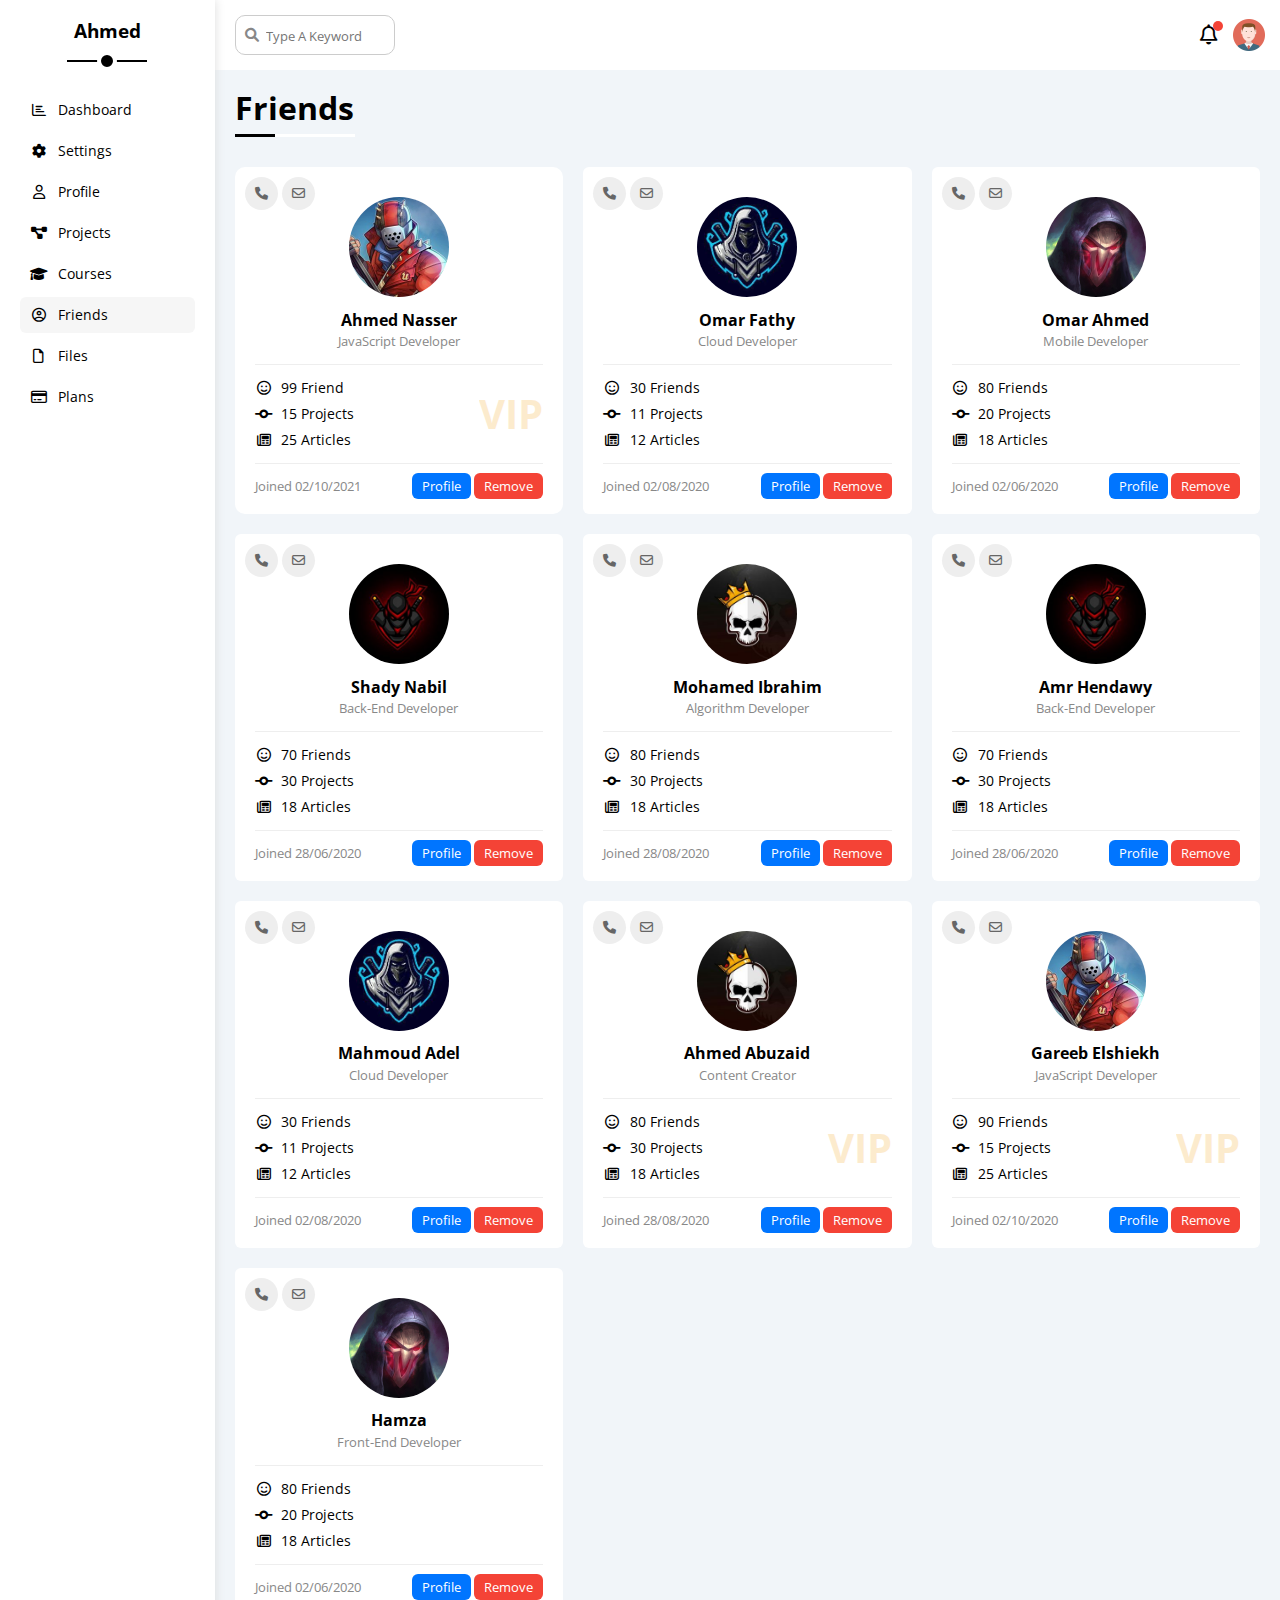
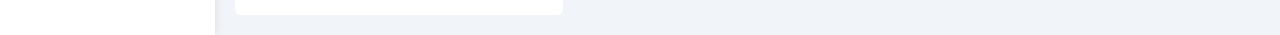
<file: friends.html>
<!DOCTYPE html>
<html lang="en">

<head>
    <meta charset="UTF-8">
    <meta http-equiv="X-UA-Compatible" content="IE=edge">
    <meta name="viewport" content="width=device-width, initial-scale=1.0">
    <link rel="icon" href="./images/avatar.png">
    <link rel="stylesheet" href="./css/all.min.css">
    <link rel="stylesheet" href="./css/normalize.css">
    <link rel="stylesheet" href="./css/framework.css">
    <link rel="stylesheet" href="./css/master.css">

    <title>Dashboard</title>
    <link rel="preconnect" href="https://fonts.googleapis.com">
    <link rel="preconnect" href="https://fonts.gstatic.com" crossorigin>
    <link
        href="https://fonts.googleapis.com/css2?family=Cairo:wght@200;300;400;500;600;700;800;900;1000&family=Open+Sans:wght@300;400;500;600;700;800&family=Work+Sans:wght@200;300;400;500;600;700;800&display=swap"
        rel="stylesheet">

</head>

<body>
    <div class="page d-flex">
        <div class="sidebar bg-white p-20 p-relative">
            <h3 class="p-relative txt-c mt-0">Ahmed</h3>
            <ul>
                <li>
                    <a class=" d-flex align-center fs-14 c-black rad-6 p-10" href="index.html">
                        <i class="fa-regular fa-chart-bar fa-fw"></i>
                        <span>Dashboard</span>
                    </a>
                </li>
                <li>
                    <a class="d-flex align-center fs-14 c-black rad-6 p-10" href="settings.html">
                        <i class="fa-solid fa-gear fa-fw"></i>
                        <span>Settings</span>
                    </a>
                </li>
                <li>
                    <a class=" d-flex align-center fs-14 c-black rad-6 p-10" href="profile.html">
                        <i class="fa-regular fa-user fa-fw"></i>
                        <span>Profile</span>
                    </a>
                </li>
                <li>
                    <a class=" d-flex align-center fs-14 c-black rad-6 p-10" href="projects.html">
                        <i class="fa-solid fa-diagram-project fa-fw"></i>
                        <span>Projects</span>
                    </a>
                </li>
                <li>
                    <a class=" d-flex align-center fs-14 c-black rad-6 p-10" href="courses.html">
                        <i class="fa-solid fa-graduation-cap fa-fw"></i>
                        <span>Courses</span>
                    </a>
                </li>
                <li>
                    <a class="active d-flex align-center fs-14 c-black rad-6 p-10" href="friends.html">
                        <i class="fa-regular fa-circle-user fa-fw"></i>
                        <span>Friends</span>
                    </a>
                </li>
                <li>
                    <a class="d-flex align-center fs-14 c-black rad-6 p-10" href="files.html">
                        <i class="fa-regular fa-file fa-fw"></i>
                        <span>Files</span>
                    </a>
                </li>
                <li>
                    <a class="d-flex align-center fs-14 c-black rad-6 p-10" href="plans.html">
                        <i class="fa-regular fa-credit-card fa-fw"></i>
                        <span>Plans</span>
                    </a>
                </li>
            </ul>
        </div>
        <div class="content w-full">
            <div class="head between-flex  bg-white p-15">
                <div class="search p-relative">
                    <input class="p-10" type="search" placeholder="Type A Keyword">
                </div>
                <div class="icon d-flex align-center">
                    <span class="notification p-relative"><i class="fa-regular fa-bell fa-lg"></i></span>
                    <img src="./images/avatar.png" alt="avatar">
                </div>
            </div>
            <h1 class="p-relative">Friends</h1>
            <div class="friends-page m-20 d-grid gap-20">

                <div class="friend bg-white p-20 rad-10 p-relative">
                    <div class="contact">
                        <i class="fa-solid fa-phone"></i>
                        <i class="fa-regular fa-envelope"></i>
                    </div>
                    <div class="txt-c">
                        <img class="rad-half mt-10 mb-10 w-100 h-100" src="./images/friend-01.jpg" alt="">
                        <h4 class="m-0">Ahmed Nasser</h4>
                        <p class="c-grey fs-13 mt-5 mb-0">JavaScript Developer</p>
                    </div>
                    <div class="icons fs-14 p-relative">
                        <div class="mb-10">
                            <i class="fa-regular fa-face-smile fa-fw"></i>
                            <span>99 Friend</span>
                        </div>
                        <div class="mb-10">
                            <i class="fa-solid fa-code-commit fa-fw"></i>
                            <span>15 Projects</span>
                        </div>
                        <div>
                            <i class="fa-regular fa-newspaper fa-fw"></i>
                            <span>25 Articles</span>
                        </div>
                        <span class="vip fw-bold c-orange">VIP</span>
                    </div>
                    <div class="info between-flex fs-13">
                        <span class="c-grey">Joined 02/10/2021</span>
                        <div>
                            <a class="bg-blue c-white btn-shape" href="profile.html">Profile</a>
                            <a class="bg-red c-white btn-shape" href="#">Remove</a>
                        </div>
                    </div>
                </div>
                <div class="friend bg-white rad-6 p-20 p-relative">
                    <div class="contact">
                        <i class="fa-solid fa-phone"></i>
                        <i class="fa-regular fa-envelope"></i>
                    </div>
                    <div class="txt-c">
                        <img decoding="async" class="rad-half mt-10 mb-10 w-100 h-100" src="images/friend-02.jpg"
                            alt="" />
                        <h4 class="m-0">Omar Fathy</h4>
                        <p class="c-grey fs-13 mt-5 mb-0">Cloud Developer</p>
                    </div>
                    <div class="icons fs-14 p-relative">
                        <div class="mb-10">
                            <i class="fa-regular fa-face-smile fa-fw"></i>
                            <span>30 Friends</span>
                        </div>
                        <div class="mb-10">
                            <i class="fa-solid fa-code-commit fa-fw"></i>
                            <span>11 Projects</span>
                        </div>
                        <div>
                            <i class="fa-regular fa-newspaper fa-fw"></i>
                            <span>12 Articles</span>
                        </div>
                    </div>
                    <div class="info between-flex fs-13">
                        <span class="c-grey">Joined 02/08/2020</span>
                        <div>
                            <a class="bg-blue c-white btn-shape" href="profile.html">Profile</a>
                            <a class="bg-red c-white btn-shape" href="">Remove</a>
                        </div>
                    </div>
                </div>
                <div class="friend bg-white rad-6 p-20 p-relative">
                    <div class="contact">
                        <i class="fa-solid fa-phone"></i>
                        <i class="fa-regular fa-envelope"></i>
                    </div>
                    <div class="txt-c">
                        <img decoding="async" class="rad-half mt-10 mb-10 w-100 h-100" src="images/friend-03.jpg"
                            alt="" />
                        <h4 class="m-0">Omar Ahmed</h4>
                        <p class="c-grey fs-13 mt-5 mb-0">Mobile Developer</p>
                    </div>
                    <div class="icons fs-14 p-relative">
                        <div class="mb-10">
                            <i class="fa-regular fa-face-smile fa-fw"></i>
                            <span>80 Friends</span>
                        </div>
                        <div class="mb-10">
                            <i class="fa-solid fa-code-commit fa-fw"></i>
                            <span>20 Projects</span>
                        </div>
                        <div>
                            <i class="fa-regular fa-newspaper fa-fw"></i>
                            <span>18 Articles</span>
                        </div>
                    </div>
                    <div class="info between-flex fs-13">
                        <span class="c-grey">Joined 02/06/2020</span>
                        <div>
                            <a class="bg-blue c-white btn-shape" href="profile.html">Profile</a>
                            <a class="bg-red c-white btn-shape" href="">Remove</a>
                        </div>
                    </div>
                </div>
                <div class="friend bg-white rad-6 p-20 p-relative">
                    <div class="contact">
                        <i class="fa-solid fa-phone"></i>
                        <i class="fa-regular fa-envelope"></i>
                    </div>
                    <div class="txt-c">
                        <img decoding="async" class="rad-half mt-10 mb-10 w-100 h-100" src="images/friend-04.jpg"
                            alt="" />
                        <h4 class="m-0">Shady Nabil</h4>
                        <p class="c-grey fs-13 mt-5 mb-0">Back-End Developer</p>
                    </div>
                    <div class="icons fs-14 p-relative">
                        <div class="mb-10">
                            <i class="fa-regular fa-face-smile fa-fw"></i>
                            <span>70 Friends</span>
                        </div>
                        <div class="mb-10">
                            <i class="fa-solid fa-code-commit fa-fw"></i>
                            <span>30 Projects</span>
                        </div>
                        <div>
                            <i class="fa-regular fa-newspaper fa-fw"></i>
                            <span>18 Articles</span>
                        </div>
                    </div>
                    <div class="info between-flex fs-13">
                        <span class="c-grey">Joined 28/06/2020</span>
                        <div>
                            <a class="bg-blue c-white btn-shape" href="profile.html">Profile</a>
                            <a class="bg-red c-white btn-shape" href="">Remove</a>
                        </div>
                    </div>
                </div>
                <div class="friend bg-white rad-6 p-20 p-relative">
                    <div class="contact">
                        <i class="fa-solid fa-phone"></i>
                        <i class="fa-regular fa-envelope"></i>
                    </div>
                    <div class="txt-c">
                        <img decoding="async" class="rad-half mt-10 mb-10 w-100 h-100" src="images/friend-05.jpg"
                            alt="" />
                        <h4 class="m-0">Mohamed Ibrahim</h4>
                        <p class="c-grey fs-13 mt-5 mb-0">Algorithm Developer</p>
                    </div>
                    <div class="icons fs-14 p-relative">
                        <div class="mb-10">
                            <i class="fa-regular fa-face-smile fa-fw"></i>
                            <span>80 Friends</span>
                        </div>
                        <div class="mb-10">
                            <i class="fa-solid fa-code-commit fa-fw"></i>
                            <span>30 Projects</span>
                        </div>
                        <div>
                            <i class="fa-regular fa-newspaper fa-fw"></i>
                            <span>18 Articles</span>
                        </div>
                    </div>
                    <div class="info between-flex fs-13">
                        <span class="c-grey">Joined 28/08/2020</span>
                        <div>
                            <a class="bg-blue c-white btn-shape" href="profile.html">Profile</a>
                            <a class="bg-red c-white btn-shape" href="">Remove</a>
                        </div>
                    </div>
                </div>
                <div class="friend bg-white rad-6 p-20 p-relative">
                    <div class="contact">
                        <i class="fa-solid fa-phone"></i>
                        <i class="fa-regular fa-envelope"></i>
                    </div>
                    <div class="txt-c">
                        <img decoding="async" class="rad-half mt-10 mb-10 w-100 h-100" src="images/friend-04.jpg"
                            alt="" />
                        <h4 class="m-0">Amr Hendawy</h4>
                        <p class="c-grey fs-13 mt-5 mb-0">Back-End Developer</p>
                    </div>
                    <div class="icons fs-14 p-relative">
                        <div class="mb-10">
                            <i class="fa-regular fa-face-smile fa-fw"></i>
                            <span>70 Friends</span>
                        </div>
                        <div class="mb-10">
                            <i class="fa-solid fa-code-commit fa-fw"></i>
                            <span>30 Projects</span>
                        </div>
                        <div>
                            <i class="fa-regular fa-newspaper fa-fw"></i>
                            <span>18 Articles</span>
                        </div>
                    </div>
                    <div class="info between-flex fs-13">
                        <span class="c-grey">Joined 28/06/2020</span>
                        <div>
                            <a class="bg-blue c-white btn-shape" href="profile.html">Profile</a>
                            <a class="bg-red c-white btn-shape" href="">Remove</a>
                        </div>
                    </div>
                </div>
                <div class="friend bg-white rad-6 p-20 p-relative">
                    <div class="contact">
                        <i class="fa-solid fa-phone"></i>
                        <i class="fa-regular fa-envelope"></i>
                    </div>
                    <div class="txt-c">
                        <img decoding="async" class="rad-half mt-10 mb-10 w-100 h-100" src="images/friend-02.jpg"
                            alt="" />
                        <h4 class="m-0">Mahmoud Adel</h4>
                        <p class="c-grey fs-13 mt-5 mb-0">Cloud Developer</p>
                    </div>
                    <div class="icons fs-14 p-relative">
                        <div class="mb-10">
                            <i class="fa-regular fa-face-smile fa-fw"></i>
                            <span>30 Friends</span>
                        </div>
                        <div class="mb-10">
                            <i class="fa-solid fa-code-commit fa-fw"></i>
                            <span>11 Projects</span>
                        </div>
                        <div>
                            <i class="fa-regular fa-newspaper fa-fw"></i>
                            <span>12 Articles</span>
                        </div>
                    </div>
                    <div class="info between-flex fs-13">
                        <span class="c-grey">Joined 02/08/2020</span>
                        <div>
                            <a class="bg-blue c-white btn-shape" href="profile.html">Profile</a>
                            <a class="bg-red c-white btn-shape" href="">Remove</a>
                        </div>
                    </div>
                </div>
                <div class="friend bg-white rad-6 p-20 p-relative">
                    <div class="contact">
                        <i class="fa-solid fa-phone"></i>
                        <i class="fa-regular fa-envelope"></i>
                    </div>
                    <div class="txt-c">
                        <img decoding="async" class="rad-half mt-10 mb-10 w-100 h-100" src="images/friend-05.jpg"
                            alt="" />
                        <h4 class="m-0">Ahmed Abuzaid</h4>
                        <p class="c-grey fs-13 mt-5 mb-0">Content Creator</p>
                    </div>
                    <div class="icons fs-14 p-relative">
                        <div class="mb-10">
                            <i class="fa-regular fa-face-smile fa-fw"></i>
                            <span>80 Friends</span>
                        </div>
                        <div class="mb-10">
                            <i class="fa-solid fa-code-commit fa-fw"></i>
                            <span>30 Projects</span>
                        </div>
                        <div>
                            <i class="fa-regular fa-newspaper fa-fw"></i>
                            <span>18 Articles</span>
                        </div>
                        <span class="vip fw-bold c-orange">VIP</span>
                    </div>
                    <div class="info between-flex fs-13">
                        <span class="c-grey">Joined 28/08/2020</span>
                        <div>
                            <a class="bg-blue c-white btn-shape" href="profile.html">Profile</a>
                            <a class="bg-red c-white btn-shape" href="">Remove</a>
                        </div>
                    </div>
                </div>
                <div class="friend bg-white rad-6 p-20 p-relative">
                    <div class="contact">
                        <i class="fa-solid fa-phone"></i>
                        <i class="fa-regular fa-envelope"></i>
                    </div>
                    <div class="txt-c">
                        <img decoding="async" class="rad-half mt-10 mb-10 w-100 h-100" src="images/friend-01.jpg"
                            alt="" />
                        <h4 class="m-0">Gareeb Elshiekh</h4>
                        <p class="c-grey fs-13 mt-5 mb-0">JavaScript Developer</p>
                    </div>
                    <div class="icons fs-14 p-relative">
                        <div class="mb-10">
                            <i class="fa-regular fa-face-smile fa-fw"></i>
                            <span>90 Friends</span>
                        </div>
                        <div class="mb-10">
                            <i class="fa-solid fa-code-commit fa-fw"></i>
                            <span>15 Projects</span>
                        </div>
                        <div>
                            <i class="fa-regular fa-newspaper fa-fw"></i>
                            <span>25 Articles</span>
                        </div>
                        <span class="vip fw-bold c-orange">VIP</span>
                    </div>
                    <div class="info between-flex fs-13">
                        <span class="c-grey">Joined 02/10/2020</span>
                        <div>
                            <a class="bg-blue c-white btn-shape" href="profile.html">Profile</a>
                            <a class="bg-red c-white btn-shape" href="">Remove</a>
                        </div>
                    </div>
                </div>
                <div class="friend bg-white rad-6 p-20 p-relative">
                    <div class="contact">
                        <i class="fa-solid fa-phone"></i>
                        <i class="fa-regular fa-envelope"></i>
                    </div>
                    <div class="txt-c">
                        <img decoding="async" class="rad-half mt-10 mb-10 w-100 h-100" src="images/friend-03.jpg"
                            alt="" />
                        <h4 class="m-0">Hamza</h4>
                        <p class="c-grey fs-13 mt-5 mb-0">Front-End Developer</p>
                    </div>
                    <div class="icons fs-14 p-relative">
                        <div class="mb-10">
                            <i class="fa-regular fa-face-smile fa-fw"></i>
                            <span>80 Friends</span>
                        </div>
                        <div class="mb-10">
                            <i class="fa-solid fa-code-commit fa-fw"></i>
                            <span>20 Projects</span>
                        </div>
                        <div>
                            <i class="fa-regular fa-newspaper fa-fw"></i>
                            <span>18 Articles</span>
                        </div>
                    </div>
                    <div class="info between-flex fs-13">
                        <span class="c-grey">Joined 02/06/2020</span>
                        <div>
                            <a class="bg-blue c-white btn-shape" href="profile.html">Profile</a>
                            <a class="bg-red c-white btn-shape" href="">Remove</a>
                        </div>
                    </div>
                </div>
            </div>
        </div>
    </div>

</body>

</html>
</file>
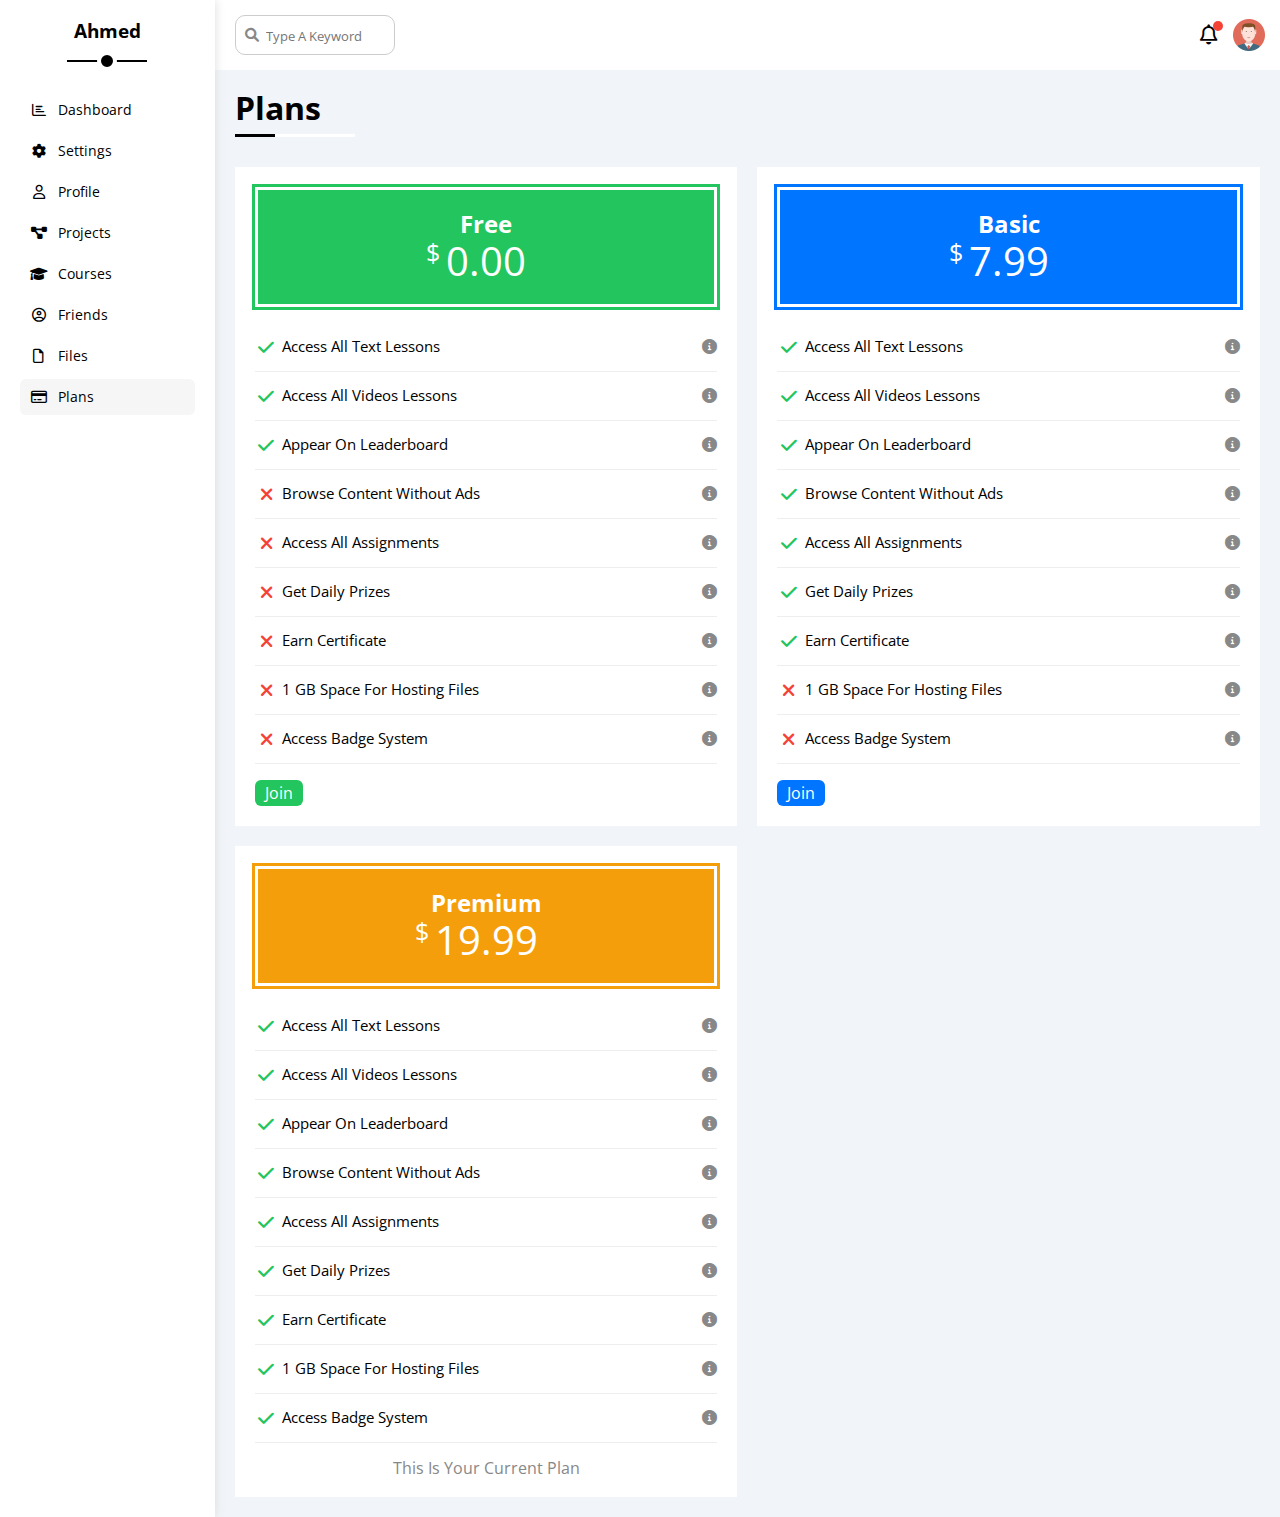
<file: plans.html>
<!DOCTYPE html>
<html lang="en">

<head>
    <meta charset="UTF-8">
    <meta http-equiv="X-UA-Compatible" content="IE=edge">
    <meta name="viewport" content="width=device-width, initial-scale=1.0">
    <link rel="icon" href="./images/avatar.png">
    <link rel="stylesheet" href="./css/all.min.css">
    <link rel="stylesheet" href="./css/normalize.css">
    <link rel="stylesheet" href="./css/framework.css">
    <link rel="stylesheet" href="./css/master.css">

    <title>Dashboard</title>
    <link rel="preconnect" href="https://fonts.googleapis.com">
    <link rel="preconnect" href="https://fonts.gstatic.com" crossorigin>
    <link
        href="https://fonts.googleapis.com/css2?family=Cairo:wght@200;300;400;500;600;700;800;900;1000&family=Open+Sans:wght@300;400;500;600;700;800&family=Work+Sans:wght@200;300;400;500;600;700;800&display=swap"
        rel="stylesheet">

</head>

<body>
    <div class="page d-flex">
        <div class="sidebar bg-white p-20 p-relative">
            <h3 class="p-relative txt-c mt-0">Ahmed</h3>
            <ul>
                <li>
                    <a class=" d-flex align-center fs-14 c-black rad-6 p-10" href="index.html">
                        <i class="fa-regular fa-chart-bar fa-fw"></i>
                        <span>Dashboard</span>
                    </a>
                </li>
                <li>
                    <a class="d-flex align-center fs-14 c-black rad-6 p-10" href="settings.html">
                        <i class="fa-solid fa-gear fa-fw"></i>
                        <span>Settings</span>
                    </a>
                </li>
                <li>
                    <a class=" d-flex align-center fs-14 c-black rad-6 p-10" href="profile.html">
                        <i class="fa-regular fa-user fa-fw"></i>
                        <span>Profile</span>
                    </a>
                </li>
                <li>
                    <a class=" d-flex align-center fs-14 c-black rad-6 p-10" href="projects.html">
                        <i class="fa-solid fa-diagram-project fa-fw"></i>
                        <span>Projects</span>
                    </a>
                </li>
                <li>
                    <a class=" d-flex align-center fs-14 c-black rad-6 p-10" href="courses.html">
                        <i class="fa-solid fa-graduation-cap fa-fw"></i>
                        <span>Courses</span>
                    </a>
                </li>
                <li>
                    <a class=" d-flex align-center fs-14 c-black rad-6 p-10" href="friends.html">
                        <i class="fa-regular fa-circle-user fa-fw"></i>
                        <span>Friends</span>
                    </a>
                </li>
                <li>
                    <a class=" d-flex align-center fs-14 c-black rad-6 p-10" href="files.html">
                        <i class="fa-regular fa-file fa-fw"></i>
                        <span>Files</span>
                    </a>
                </li>
                <li>
                    <a class="active d-flex align-center fs-14 c-black rad-6 p-10" href="plans.html">
                        <i class="fa-regular fa-credit-card fa-fw"></i>
                        <span>Plans</span>
                    </a>
                </li>
            </ul>
        </div>
        <div class="content w-full">
            <div class="head between-flex  bg-white p-15">
                <div class="search p-relative">
                    <input class="p-10" type="search" placeholder="Type A Keyword">
                </div>
                <div class="icon d-flex align-center">
                    <span class="notification p-relative"><i class="fa-regular fa-bell fa-lg"></i></span>
                    <img src="./images/avatar.png" alt="avatar">
                </div>
            </div>
            <h1 class="p-relative">Plans</h1>
            <div class="plans-page m-20 d-grid gap-20">

                <div class="plan green bg-white p-20">
                    <div class="top bg-green txt-c p-20">
                        <h2 class="m-0 c-white">Free</h2>
                        <div class="c-white price"><span>$</span>0.00</div>
                    </div>
                    <ul>
                        <li>
                            <i class="fa-solid fa-check fa-fw yes"></i>
                            <span>Access All Text Lessons</span>
                            <i class="fa-solid fa-circle-info help"></i>
                        </li>
                        <li>
                            <i class="fa-solid fa-check fa-fw yes"></i>
                            <span>Access All Videos Lessons</span>
                            <i class="fa-solid fa-circle-info help"></i>
                        </li>
                        <li>
                            <i class="fa-solid fa-check fa-fw yes"></i>
                            <span>Appear On Leaderboard</span>
                            <i class="fa-solid fa-circle-info help"></i>
                        </li>
                        <li>
                            <i class="fa-solid fa-xmark fa-fw"></i>
                            <span>Browse Content Without Ads</span>
                            <i class="fa-solid fa-circle-info help"></i>
                        </li>
                        <li>
                            <i class="fa-solid fa-xmark fa-fw"></i>
                            <span>Access All Assignments</span>
                            <i class="fa-solid fa-circle-info help"></i>
                        </li>
                        <li>
                            <i class="fa-solid fa-xmark fa-fw"></i>
                            <span>Get Daily Prizes</span>
                            <i class="fa-solid fa-circle-info help"></i>
                        </li>
                        <li>
                            <i class="fa-solid fa-xmark fa-fw"></i>
                            <span>Earn Certificate</span>
                            <i class="fa-solid fa-circle-info help"></i>
                        </li>
                        <li>
                            <i class="fa-solid fa-xmark fa-fw"></i>
                            <span>1 GB Space For Hosting Files</span>
                            <i class="fa-solid fa-circle-info help"></i>
                        </li>
                        <li>
                            <i class="fa-solid fa-xmark fa-fw"></i>
                            <span>Access Badge System</span>
                            <i class="fa-solid fa-circle-info help"></i>
                        </li>
                    </ul>
                    <a href="#" class="btn-shape bg-green c-white d-block w-fit">Join</a>
                </div>

                <div class="plan blue bg-white p-20">
                    <div class="top bg-blue txt-c p-20">
                        <h2 class="m-0 c-white">Basic</h2>
                        <div class="price c-white"><span>$</span>7.99</div>
                    </div>
                    <ul class="list-none p-0">
                        <li>
                            <i class="fa-solid fa-check fa-fw yes"></i>
                            <span>Access All Text Lessons</span>
                            <i class="fa-solid fa-circle-info help"></i>
                        </li>
                        <li>
                            <i class="fa-solid fa-check fa-fw yes"></i>
                            <span>Access All Videos Lessons</span>
                            <i class="fa-solid fa-circle-info help"></i>
                        </li>
                        <li>
                            <i class="fa-solid fa-check fa-fw yes"></i>
                            <span>Appear On Leaderboard</span>
                            <i class="fa-solid fa-circle-info help"></i>
                        </li>
                        <li>
                            <i class="fa-solid fa-check fa-fw yes"></i>
                            <span>Browse Content Without Ads</span>
                            <i class="fa-solid fa-circle-info help"></i>
                        </li>
                        <li>
                            <i class="fa-solid fa-check fa-fw yes"></i>
                            <span>Access All Assignments</span>
                            <i class="fa-solid fa-circle-info help"></i>
                        </li>
                        <li>
                            <i class="fa-solid fa-check fa-fw yes"></i>
                            <span>Get Daily Prizes</span>
                            <i class="fa-solid fa-circle-info help"></i>
                        </li>
                        <li>
                            <i class="fa-solid fa-check fa-fw yes"></i>
                            <span>Earn Certificate</span>
                            <i class="fa-solid fa-circle-info help"></i>
                        </li>
                        <li>
                            <i class="fa-solid fa-xmark fa-fw"></i>
                            <span>1 GB Space For Hosting Files</span>
                            <i class="fa-solid fa-circle-info help"></i>
                        </li>
                        <li>
                            <i class="fa-solid fa-xmark fa-fw"></i>
                            <span>Access Badge System</span>
                            <i class="fa-solid fa-circle-info help"></i>
                        </li>
                    </ul>
                    <a href="#" class="btn-shape bg-blue c-white d-block w-fit">Join</a>
                </div>
                <!-- End Plan -->
                <!-- Start Plan -->
                <div class="plan orange bg-white p-20">
                    <div class="top bg-orange txt-c p-20">
                        <h2 class="m-0 c-white">Premium</h2>
                        <div class="price c-white"><span>$</span>19.99</div>
                    </div>
                    <ul class="list-none p-0">
                        <li>
                            <i class="fa-solid fa-check fa-fw yes"></i>
                            <span>Access All Text Lessons</span>
                            <i class="fa-solid fa-circle-info help"></i>
                        </li>
                        <li>
                            <i class="fa-solid fa-check fa-fw yes"></i>
                            <span>Access All Videos Lessons</span>
                            <i class="fa-solid fa-circle-info help"></i>
                        </li>
                        <li>
                            <i class="fa-solid fa-check fa-fw yes"></i>
                            <span>Appear On Leaderboard</span>
                            <i class="fa-solid fa-circle-info help"></i>
                        </li>
                        <li>
                            <i class="fa-solid fa-check fa-fw yes"></i>
                            <span>Browse Content Without Ads</span>
                            <i class="fa-solid fa-circle-info help"></i>
                        </li>
                        <li>
                            <i class="fa-solid fa-check fa-fw yes"></i>
                            <span>Access All Assignments</span>
                            <i class="fa-solid fa-circle-info help"></i>
                        </li>
                        <li>
                            <i class="fa-solid fa-check fa-fw yes"></i>
                            <span>Get Daily Prizes</span>
                            <i class="fa-solid fa-circle-info help"></i>
                        </li>
                        <li>
                            <i class="fa-solid fa-check fa-fw yes"></i>
                            <span>Earn Certificate</span>
                            <i class="fa-solid fa-circle-info help"></i>
                        </li>
                        <li>
                            <i class="fa-solid fa-check fa-fw yes"></i>
                            <span>1 GB Space For Hosting Files</span>
                            <i class="fa-solid fa-circle-info help"></i>
                        </li>
                        <li>
                            <i class="fa-solid fa-check fa-fw yes"></i>
                            <span>Access Badge System</span>
                            <i class="fa-solid fa-circle-info help"></i>
                        </li>
                    </ul>
                    <p class="c-grey m-0 txt-c">This Is Your Current Plan</p>
                </div>


            </div>
        </div>
    </div>

</body>

</html>
</file>
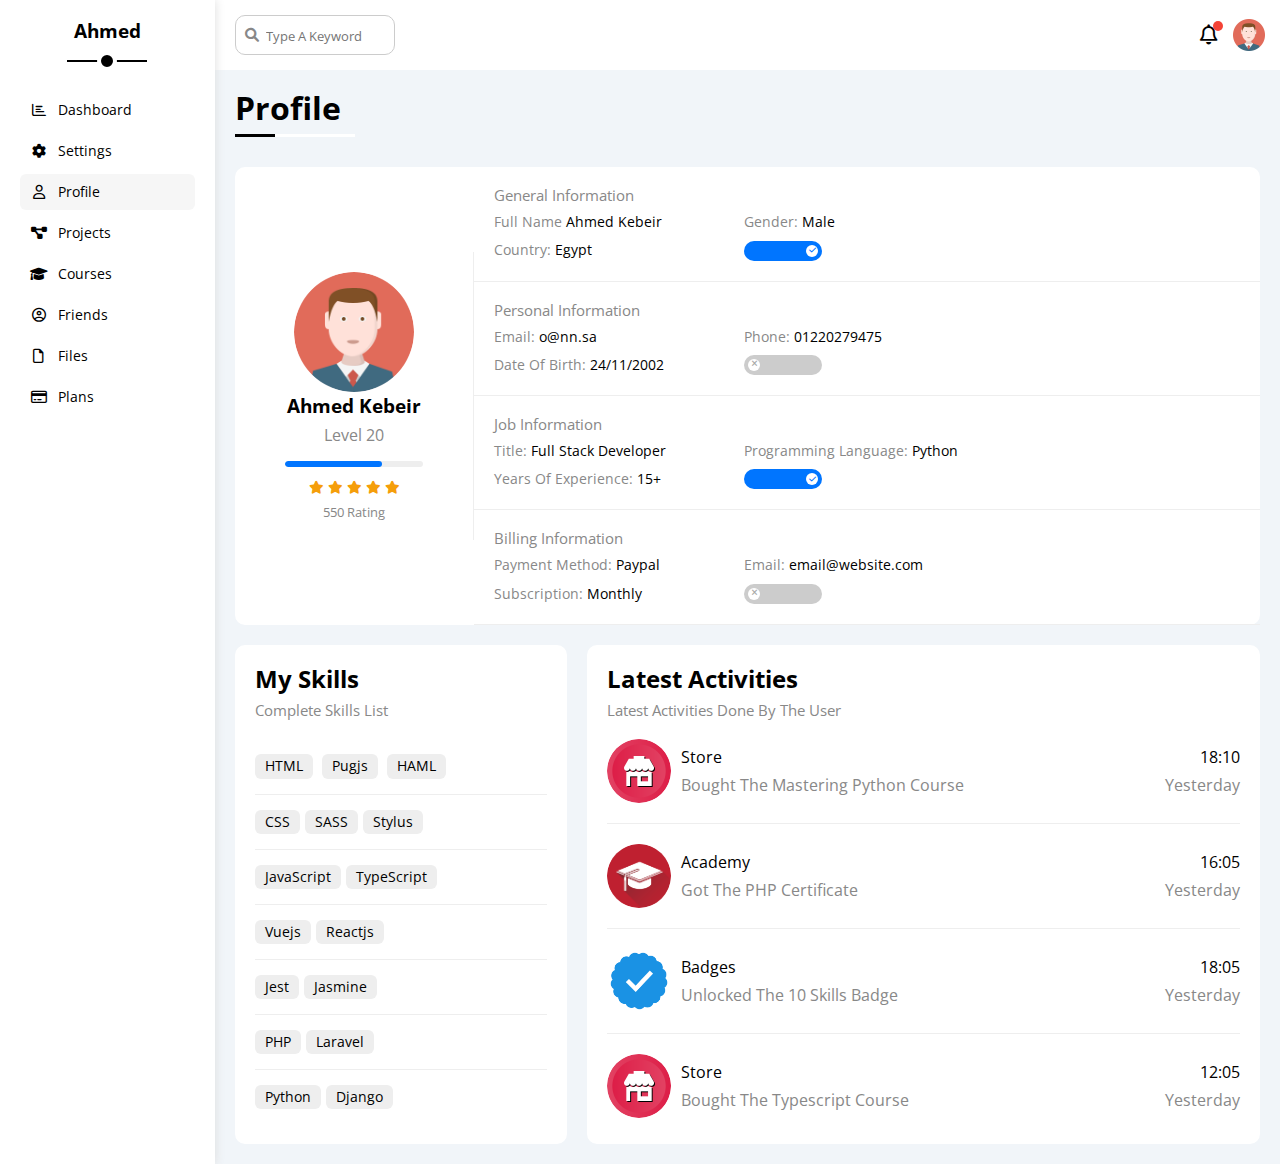
<file: profile.html>
<!DOCTYPE html>
<html lang="en">

<head>
    <meta charset="UTF-8">
    <meta http-equiv="X-UA-Compatible" content="IE=edge">
    <meta name="viewport" content="width=device-width, initial-scale=1.0">
    <link rel="icon" href="./images/avatar.png">
    <link rel="stylesheet" href="./css/all.min.css">
    <link rel="stylesheet" href="./css/normalize.css">
    <link rel="stylesheet" href="./css/framework.css">
    <link rel="stylesheet" href="./css/master.css">

    <title>Dashboard</title>
    <link rel="preconnect" href="https://fonts.googleapis.com">
    <link rel="preconnect" href="https://fonts.gstatic.com" crossorigin>
    <link
        href="https://fonts.googleapis.com/css2?family=Cairo:wght@200;300;400;500;600;700;800;900;1000&family=Open+Sans:wght@300;400;500;600;700;800&family=Work+Sans:wght@200;300;400;500;600;700;800&display=swap"
        rel="stylesheet">

</head>

<body>
    <div class="page d-flex">
        <div class="sidebar bg-white p-20 p-relative">
            <h3 class="p-relative txt-c mt-0">Ahmed</h3>
            <ul>
                <li>
                    <a class=" d-flex align-center fs-14 c-black rad-6 p-10" href="index.html">
                        <i class="fa-regular fa-chart-bar fa-fw"></i>
                        <span>Dashboard</span>
                    </a>
                </li>
                <li>
                    <a class="d-flex align-center fs-14 c-black rad-6 p-10" href="settings.html">
                        <i class="fa-solid fa-gear fa-fw"></i>
                        <span>Settings</span>
                    </a>
                </li>
                <li>
                    <a class="active d-flex align-center fs-14 c-black rad-6 p-10" href="profile.html">
                        <i class="fa-regular fa-user fa-fw"></i>
                        <span>Profile</span>
                    </a>
                </li>
                <li>
                    <a class="d-flex align-center fs-14 c-black rad-6 p-10" href="projects.html">
                        <i class="fa-solid fa-diagram-project fa-fw"></i>
                        <span>Projects</span>
                    </a>
                </li>
                <li>
                    <a class="d-flex align-center fs-14 c-black rad-6 p-10" href="courses.html">
                        <i class="fa-solid fa-graduation-cap fa-fw"></i>
                        <span>Courses</span>
                    </a>
                </li>
                <li>
                    <a class="d-flex align-center fs-14 c-black rad-6 p-10" href="friends.html">
                        <i class="fa-regular fa-circle-user fa-fw"></i>
                        <span>Friends</span>
                    </a>
                </li>
                <li>
                    <a class="d-flex align-center fs-14 c-black rad-6 p-10" href="files.html">
                        <i class="fa-regular fa-file fa-fw"></i>
                        <span>Files</span>
                    </a>
                </li>
                <li>
                    <a class="d-flex align-center fs-14 c-black rad-6 p-10" href="plans.html">
                        <i class="fa-regular fa-credit-card fa-fw"></i>
                        <span>Plans</span>
                    </a>
                </li>
            </ul>
        </div>
        <div class="content w-full">
            <div class="head between-flex  bg-white p-15">
                <div class="search p-relative">
                    <input class="p-10" type="search" placeholder="Type A Keyword">
                </div>
                <div class="icon d-flex align-center">
                    <span class="notification p-relative"><i class="fa-regular fa-bell fa-lg"></i></span>
                    <img src="./images/avatar.png" alt="avatar">
                </div>
            </div>
            <h1 class="p-relative">Profile</h1>
            <div class="profile-page m-20 ">
                <div class="overview bg-white rad-10 d-flex align-center">
                    <div class="avatar-box txt-c p-20">
                        <img class="mb=10 rad-half" src="./images/avatar.png" alt="">
                        <h3 class="m-0 ">Ahmed Kebeir</h3>
                        <p class="c-grey mt-10">Level 20</p>
                        <div class="level rad-6 bg-eee p-relative ">
                            <span style="width: 70%;"></span>
                        </div>
                        <div class="rating mt-10 mb-10">
                            <i class="fa-solid fa-star c-orange fs-13"></i>
                            <i class="fa-solid fa-star c-orange fs-13"></i>
                            <i class="fa-solid fa-star c-orange fs-13"></i>
                            <i class="fa-solid fa-star c-orange fs-13"></i>
                            <i class="fa-solid fa-star c-orange fs-13"></i>
                        </div>
                        <p class="c-grey m-0 fs-13">550 Rating</p>
                    </div>
                    <div class="info-box  w-full txt-c-mobile">
                        <div class="box p-20 d-flex align-center">
                            <h4 class="c-grey fs-15 m-0 w-full">General Information</h4>
                            <div class="fs-14">
                                <span class="c-grey">Full Name</span>
                                <span>Ahmed Kebeir</span>
                            </div>
                            <div class="fs-14">
                                <span class="c-grey">Gender:</span>
                                <span>Male</span>
                            </div>
                            <div class="fs-14">
                                <span class="c-grey">Country:</span>
                                <span>Egypt</span>
                            </div>
                            <div class="fs-14">
                                <label>
                                    <input class="toggle-checkbox" type="checkbox" checked>
                                    <div class="toggle-switch"></div>
                                </label>
                            </div>
                        </div>

                        <div class="box p-20 d-flex align-center">
                            <h4 class="c-grey w-full fs-15 m-0">Personal Information</h4>
                            <div class="fs-14">
                                <span class="c-grey">Email:</span>
                                <span>o@nn.sa</span>
                            </div>
                            <div class="fs-14">
                                <span class="c-grey">Phone:</span>
                                <span>01220279475</span>
                            </div>
                            <div class="fs-14">
                                <span class="c-grey">Date Of Birth:</span>
                                <span>24/11/2002</span>
                            </div>
                            <div class="fs-14">
                                <label>
                                    <input class="toggle-checkbox" type="checkbox" />
                                    <div class="toggle-switch"></div>
                                </label>
                            </div>
                        </div>
                        <!-- End Information Row -->
                        <!-- Start Information Row -->
                        <div class="box p-20 d-flex align-center">
                            <h4 class="c-grey w-full fs-15 m-0">Job Information</h4>
                            <div class="fs-14">
                                <span class="c-grey">Title:</span>
                                <span>Full Stack Developer</span>
                            </div>
                            <div class="fs-14">
                                <span class="c-grey">Programming Language:</span>
                                <span>Python</span>
                            </div>
                            <div class="fs-14">
                                <span class="c-grey">Years Of Experience:</span>
                                <span>15+</span>
                            </div>
                            <div class="fs-14">
                                <label>
                                    <input class="toggle-checkbox" type="checkbox" checked />
                                    <div class="toggle-switch"></div>
                                </label>
                            </div>
                        </div>
                        <!-- End Information Row -->
                        <!-- Start Information Row -->
                        <div class="box p-20 d-flex align-center">
                            <h4 class="c-grey w-full fs-15 m-0">Billing Information</h4>
                            <div class="fs-14">
                                <span class="c-grey">Payment Method:</span>
                                <span>Paypal</span>
                            </div>
                            <div class="fs-14">
                                <span class="c-grey">Email:</span>
                                <span>email@website.com</span>
                            </div>
                            <div class="fs-14">
                                <span class="c-grey">Subscription:</span>
                                <span>Monthly</span>
                            </div>
                            <div class="fs-14">
                                <label>
                                    <input class="toggle-checkbox" type="checkbox" />
                                    <div class="toggle-switch"></div>
                                </label>
                            </div>
                        </div>
                    </div>
                </div>
                <!-- start other data  -->
                <div class="other-data d-flex gap-20 ">
                    <div class="skills-card bg-white rad-10 p-20 mt-20">
                        <h2 class="mt-0 mb-10">My Skills</h2>
                        <p class="mt-0 mb-20 c-grey fs-15">Complete Skills List</p>
                        <ul class="m-0 txt-c-mobile">
                            <li><span>HTML</span> <span>Pugjs</span> <span>HAML</span></li>
                            <li><span>CSS</span><span>SASS</span><span>Stylus</span></li>
                            <li><span>JavaScript</span><span>TypeScript</span></li>
                            <li><span>Vuejs</span><span>Reactjs</span></li>
                            <li><span>Jest</span><span>Jasmine</span></li>
                            <li><span>PHP</span><span>Laravel</span></li>
                            <li><span>Python</span><span>Django</span></li>
                        </ul>
                    </div>
                    <div class="activities bg-white rad-10 p-20 mt-20">
                        <h2 class="mt-0 mb-10">Latest Activities</h2>
                        <p class="mt-0 mb-20 c-grey fs-15">Latest Activities Done By The User</p>
                        <div class="activity d-flex align-center txt-c-mobile">
                            <img src="./images/activity-01.png" alt="">
                            <div class="info">
                                <span class="d-block mb-10">Store</span>
                                <span class="c-grey">Bought The Mastering Python Course</span>
                            </div>
                            <div class="date">
                                <span class="d-block mb-10">18:10</span>
                                <span class="c-grey">Yesterday</span>
                            </div>
                        </div>
                        <div class="activity d-flex align-center txt-c-mobile">
                            <img decoding="async" src="./images/activity-02.png" alt="" />
                            <div class="info">
                                <span class="d-block mb-10">Academy</span>
                                <span class="c-grey">Got The PHP Certificate</span>
                            </div>
                            <div class="date">
                                <span class="d-block mb-10">16:05</span>
                                <span class="c-grey">Yesterday</span>
                            </div>
                        </div>
                        <div class="activity d-flex align-center txt-c-mobile">
                            <img decoding="async" src="./images/activity-03.png" alt="" />
                            <div class="info">
                                <span class="d-block mb-10">Badges</span>
                                <span class="c-grey">Unlocked The 10 Skills Badge</span>
                            </div>
                            <div class="date">
                                <span class="d-block mb-10">18:05</span>
                                <span class="c-grey">Yesterday</span>
                            </div>
                        </div>
                        <div class="activity d-flex align-center txt-c-mobile">
                            <img decoding="async" src="./images/activity-01.png" alt="" />
                            <div class="info">
                                <span class="d-block mb-10">Store</span>
                                <span class="c-grey">Bought The Typescript Course</span>
                            </div>
                            <div class="date">
                                <span class="d-block mb-10">12:05</span>
                                <span class="c-grey">Yesterday</span>
                            </div>
                        </div>
                    </div>
                </div>
                <!-- end other data  -->
            </div>
        </div>
    </div>

</body>

</html>
</file>
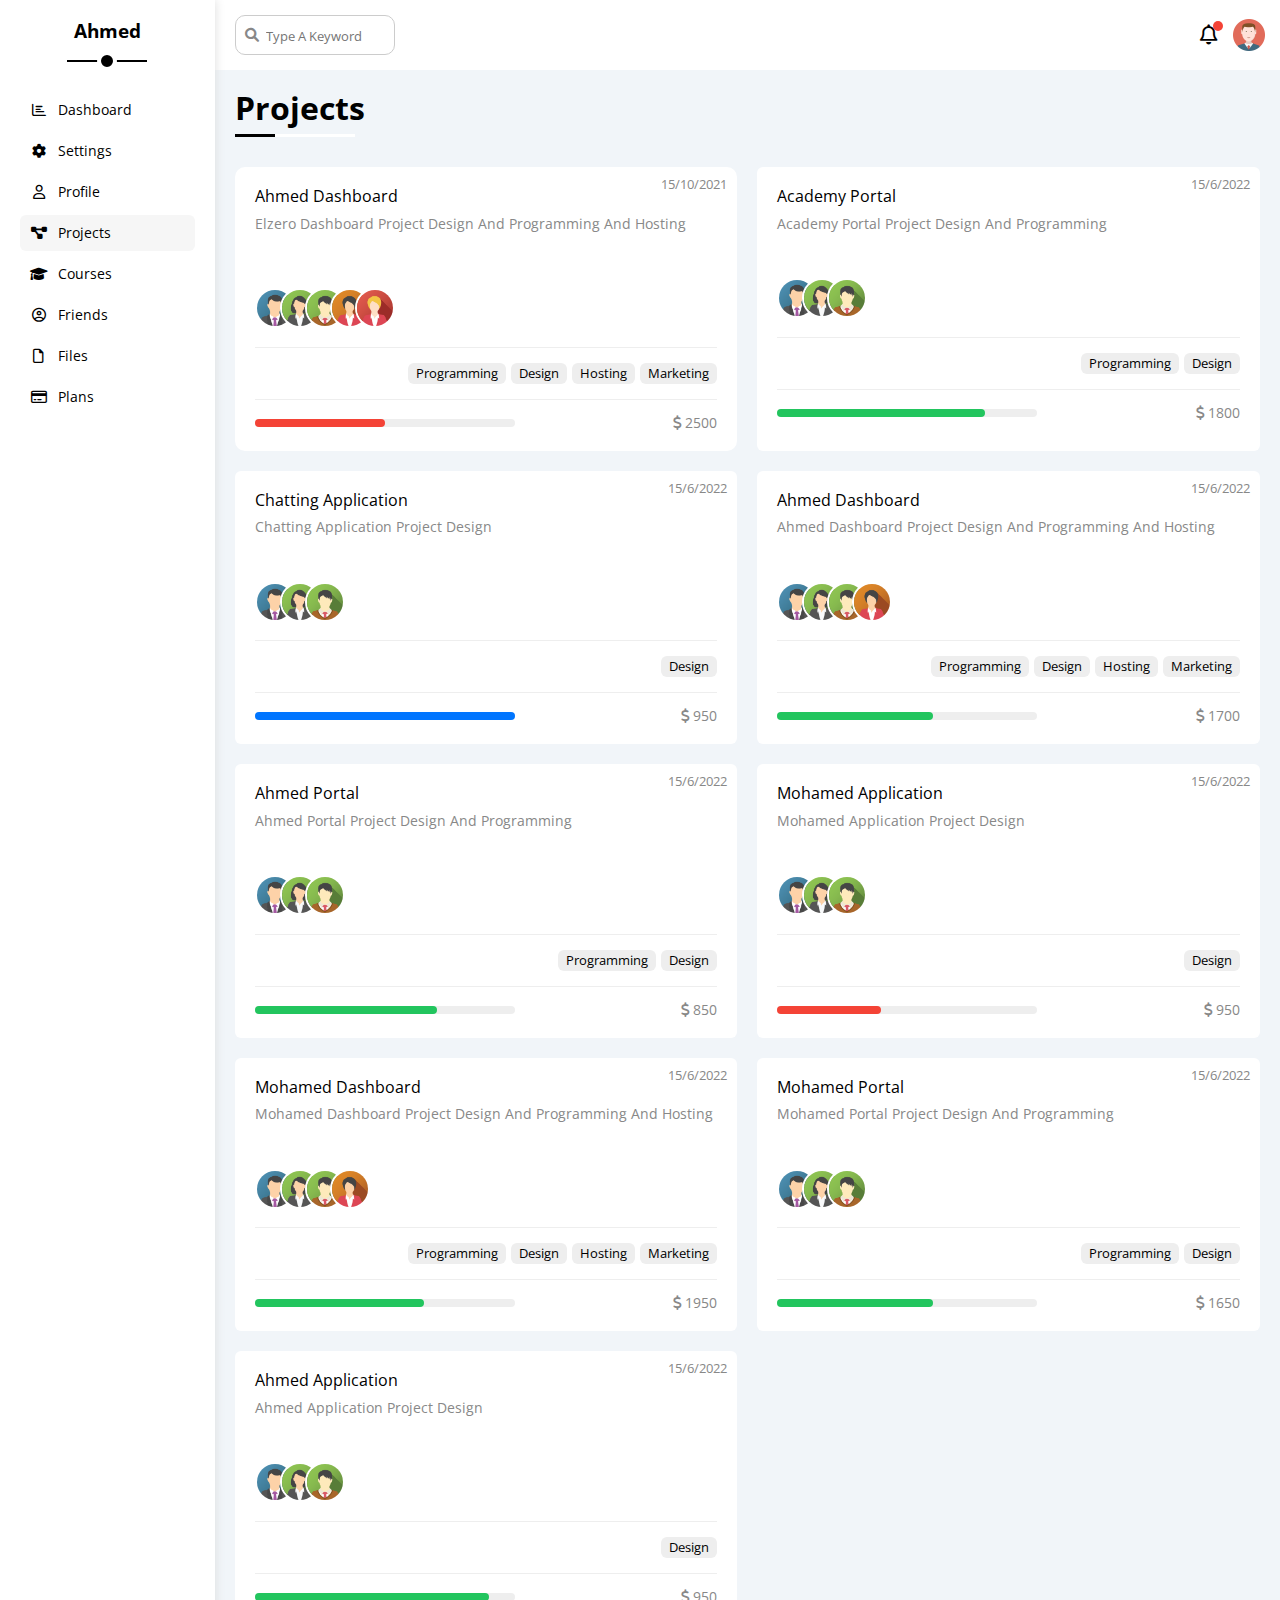
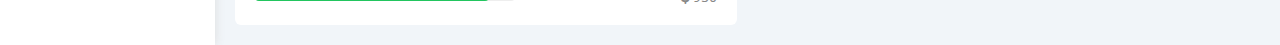
<file: projects.html>
<!DOCTYPE html>
<html lang="en">

<head>
    <meta charset="UTF-8">
    <meta http-equiv="X-UA-Compatible" content="IE=edge">
    <meta name="viewport" content="width=device-width, initial-scale=1.0">
    <link rel="icon" href="./images/avatar.png">
    <link rel="stylesheet" href="./css/all.min.css">
    <link rel="stylesheet" href="./css/normalize.css">
    <link rel="stylesheet" href="./css/framework.css">
    <link rel="stylesheet" href="./css/master.css">

    <title>Dashboard</title>
    <link rel="preconnect" href="https://fonts.googleapis.com">
    <link rel="preconnect" href="https://fonts.gstatic.com" crossorigin>
    <link
        href="https://fonts.googleapis.com/css2?family=Cairo:wght@200;300;400;500;600;700;800;900;1000&family=Open+Sans:wght@300;400;500;600;700;800&family=Work+Sans:wght@200;300;400;500;600;700;800&display=swap"
        rel="stylesheet">

</head>

<body>
    <div class="page d-flex">
        <div class="sidebar bg-white p-20 p-relative">
            <h3 class="p-relative txt-c mt-0">Ahmed</h3>
            <ul>
                <li>
                    <a class=" d-flex align-center fs-14 c-black rad-6 p-10" href="index.html">
                        <i class="fa-regular fa-chart-bar fa-fw"></i>
                        <span>Dashboard</span>
                    </a>
                </li>
                <li>
                    <a class="d-flex align-center fs-14 c-black rad-6 p-10" href="settings.html">
                        <i class="fa-solid fa-gear fa-fw"></i>
                        <span>Settings</span>
                    </a>
                </li>
                <li>
                    <a class=" d-flex align-center fs-14 c-black rad-6 p-10" href="profile.html">
                        <i class="fa-regular fa-user fa-fw"></i>
                        <span>Profile</span>
                    </a>
                </li>
                <li>
                    <a class="active d-flex align-center fs-14 c-black rad-6 p-10" href="projects.html">
                        <i class="fa-solid fa-diagram-project fa-fw"></i>
                        <span>Projects</span>
                    </a>
                </li>
                <li>
                    <a class="d-flex align-center fs-14 c-black rad-6 p-10" href="courses.html">
                        <i class="fa-solid fa-graduation-cap fa-fw"></i>
                        <span>Courses</span>
                    </a>
                </li>
                <li>
                    <a class="d-flex align-center fs-14 c-black rad-6 p-10" href="friends.html">
                        <i class="fa-regular fa-circle-user fa-fw"></i>
                        <span>Friends</span>
                    </a>
                </li>
                <li>
                    <a class="d-flex align-center fs-14 c-black rad-6 p-10" href="files.html">
                        <i class="fa-regular fa-file fa-fw"></i>
                        <span>Files</span>
                    </a>
                </li>
                <li>
                    <a class="d-flex align-center fs-14 c-black rad-6 p-10" href="plans.html">
                        <i class="fa-regular fa-credit-card fa-fw"></i>
                        <span>Plans</span>
                    </a>
                </li>
            </ul>
        </div>
        <div class="content w-full">
            <div class="head between-flex  bg-white p-15">
                <div class="search p-relative">
                    <input class="p-10" type="search" placeholder="Type A Keyword">
                </div>
                <div class="icon d-flex align-center">
                    <span class="notification p-relative"><i class="fa-regular fa-bell fa-lg"></i></span>
                    <img src="./images/avatar.png" alt="avatar">
                </div>
            </div>
            <h1 class="p-relative">Projects</h1>
            <div class="projects-page m-20 d-grid gap-20">
                <div class="project bg-white rad-10 p-20 p-relative">
                    <span class="date c-grey fs-13">15/10/2021</span>
                    <h4 class="mt-0 mb-10">Ahmed Dashboard</h4>
                    <p class="c-grey mt-0 mb-20 fs-14">Elzero Dashboard Project Design And Programming And Hosting</p>
                    <div class="team">
                        <a href="#"><img decoding="async" src="images/team-01.png" alt="" /></a>
                        <a href="#"><img decoding="async" src="images/team-02.png" alt="" /></a>
                        <a href="#"><img decoding="async" src="images/team-03.png" alt="" /></a>
                        <a href="#"><img decoding="async" src="images/team-04.png" alt="" /></a>
                        <a href="#"><img decoding="async" src="images/team-05.png" alt="" /></a>
                    </div>
                    <div class="do d-flex">
                        <span class="fs-13 rad-6 bg-eee ">Programming</span>
                        <span class="fs-13 rad-6 bg-eee ">Design</span>
                        <span class="fs-13 rad-6 bg-eee ">Hosting</span>
                        <span class="fs-13 rad-6 bg-eee ">Marketing</span>
                    </div>
                    <div class="info between-flex">
                        <div class="prog bg-eee">
                            <span class="bg-red" style="width: 50%;"></span>
                        </div>
                        <div class="fs-14 c-grey">
                            <i class="fa-solid fa-dollar-sign"></i> 2500
                        </div>
                    </div>
                </div>
                <div class="project bg-white p-20 rad-6 p-relative">
                    <span class="date fs-13 c-grey">15/6/2022</span>
                    <h4 class="m-0">Academy Portal</h4>
                    <p class="c-grey mt-10 mb-10 fs-14">Academy Portal Project Design And Programming</p>
                    <div class="team">
                        <a href="#"><img decoding="async" src="images/team-01.png" alt="" /></a>
                        <a href="#"><img decoding="async" src="images/team-02.png" alt="" /></a>
                        <a href="#"><img decoding="async" src="images/team-03.png" alt="" /></a>
                    </div>
                    <div class="do d-flex">
                        <span class="fs-13 rad-6 bg-eee">Programming</span>
                        <span class="fs-13 rad-6 bg-eee">Design</span>
                    </div>
                    <div class="info between-flex">
                        <div class="prog bg-eee">
                            <span class="bg-green" style="width: 80%"></span>
                        </div>
                        <div class="fs-14 c-grey">
                            <i class="fa-solid fa-dollar-sign"></i> 1800
                        </div>
                    </div>
                </div>
                <div class="project bg-white p-20 rad-6 p-relative">
                    <span class="date fs-13 c-grey">15/6/2022</span>
                    <h4 class="m-0">Chatting Application</h4>
                    <p class="c-grey mt-10 mb-10 fs-14">Chatting Application Project Design</p>
                    <div class="team">
                        <a href="#"><img decoding="async" src="images/team-01.png" alt="" /></a>
                        <a href="#"><img decoding="async" src="images/team-02.png" alt="" /></a>
                        <a href="#"><img decoding="async" src="images/team-03.png" alt="" /></a>
                    </div>
                    <div class="do d-flex">
                        <span class="fs-13 rad-6 bg-eee">Design</span>
                    </div>
                    <div class="info between-flex">
                        <div class="prog bg-eee">
                            <span class="bg-blue" style="width: 100%"></span>
                        </div>
                        <div class="fs-14 c-grey">
                            <i class="fa-solid fa-dollar-sign"></i> 950
                        </div>
                    </div>
                </div>
                <div class="project bg-white p-20 rad-6 p-relative">
                    <span class="date fs-13 c-grey">15/6/2022</span>
                    <h4 class="m-0">Ahmed Dashboard</h4>
                    <p class="c-grey mt-10 mb-10 fs-14">Ahmed Dashboard Project Design And Programming And Hosting</p>
                    <div class="team">
                        <a href="#"><img decoding="async" src="images/team-01.png" alt="" /></a>
                        <a href="#"><img decoding="async" src="images/team-02.png" alt="" /></a>
                        <a href="#"><img decoding="async" src="images/team-03.png" alt="" /></a>
                        <a href="#"><img decoding="async" src="images/team-04.png" alt="" /></a>
                    </div>
                    <div class="do d-flex">
                        <span class="fs-13 rad-6 bg-eee">Programming</span>
                        <span class="fs-13 rad-6 bg-eee">Design</span>
                        <span class="fs-13 rad-6 bg-eee">Hosting</span>
                        <span class="fs-13 rad-6 bg-eee">Marketing</span>
                    </div>
                    <div class="info between-flex">
                        <div class="prog bg-eee">
                            <span class="bg-green" style="width: 60%"></span>
                        </div>
                        <div class="fs-14 c-grey">
                            <i class="fa-solid fa-dollar-sign"></i> 1700
                        </div>
                    </div>
                </div>
                <div class="project bg-white p-20 rad-6 p-relative">
                    <span class="date fs-13 c-grey">15/6/2022</span>
                    <h4 class="m-0">Ahmed Portal</h4>
                    <p class="c-grey mt-10 mb-10 fs-14">Ahmed Portal Project Design And Programming</p>
                    <div class="team">
                        <a href="#"><img decoding="async" src="images/team-01.png" alt="" /></a>
                        <a href="#"><img decoding="async" src="images/team-02.png" alt="" /></a>
                        <a href="#"><img decoding="async" src="images/team-03.png" alt="" /></a>
                    </div>
                    <div class="do d-flex">
                        <span class="fs-13 rad-6 bg-eee">Programming</span>
                        <span class="fs-13 rad-6 bg-eee">Design</span>
                    </div>
                    <div class="info between-flex">
                        <div class="prog bg-eee">
                            <span class="bg-green" style="width: 70%"></span>
                        </div>
                        <div class="fs-14 c-grey">
                            <i class="fa-solid fa-dollar-sign"></i> 850
                        </div>
                    </div>
                </div>
                <div class="project bg-white p-20 rad-6 p-relative">
                    <span class="date fs-13 c-grey">15/6/2022</span>
                    <h4 class="m-0">Mohamed Application</h4>
                    <p class="c-grey mt-10 mb-10 fs-14">Mohamed Application Project Design</p>
                    <div class="team">
                        <a href="#"><img decoding="async" src="images/team-01.png" alt="" /></a>
                        <a href="#"><img decoding="async" src="images/team-02.png" alt="" /></a>
                        <a href="#"><img decoding="async" src="images/team-03.png" alt="" /></a>
                    </div>
                    <div class="do d-flex">
                        <span class="fs-13 rad-6 bg-eee">Design</span>
                    </div>
                    <div class="info between-flex">
                        <div class="prog bg-eee">
                            <span class="bg-red" style="width: 40%"></span>
                        </div>
                        <div class="fs-14 c-grey">
                            <i class="fa-solid fa-dollar-sign"></i> 950
                        </div>
                    </div>
                </div>
                <div class="project bg-white p-20 rad-6 p-relative">
                    <span class="date fs-13 c-grey">15/6/2022</span>
                    <h4 class="m-0">Mohamed Dashboard</h4>
                    <p class="c-grey mt-10 mb-10 fs-14">Mohamed Dashboard Project Design And Programming And Hosting</p>
                    <div class="team">
                        <a href="#"><img decoding="async" src="images/team-01.png" alt="" /></a>
                        <a href="#"><img decoding="async" src="images/team-02.png" alt="" /></a>
                        <a href="#"><img decoding="async" src="images/team-03.png" alt="" /></a>
                        <a href="#"><img decoding="async" src="images/team-04.png" alt="" /></a>
                    </div>
                    <div class="do d-flex">
                        <span class="fs-13 rad-6 bg-eee">Programming</span>
                        <span class="fs-13 rad-6 bg-eee">Design</span>
                        <span class="fs-13 rad-6 bg-eee">Hosting</span>
                        <span class="fs-13 rad-6 bg-eee">Marketing</span>
                    </div>
                    <div class="info between-flex">
                        <div class="prog bg-eee">
                            <span class="bg-green" style="width: 65%"></span>
                        </div>
                        <div class="fs-14 c-grey">
                            <i class="fa-solid fa-dollar-sign"></i> 1950
                        </div>
                    </div>
                </div>
                <div class="project bg-white p-20 rad-6 p-relative">
                    <span class="date fs-13 c-grey">15/6/2022</span>
                    <h4 class="m-0">Mohamed Portal</h4>
                    <p class="c-grey mt-10 mb-10 fs-14">Mohamed Portal Project Design And Programming</p>
                    <div class="team">
                        <a href="#"><img decoding="async" src="images/team-01.png" alt="" /></a>
                        <a href="#"><img decoding="async" src="images/team-02.png" alt="" /></a>
                        <a href="#"><img decoding="async" src="images/team-03.png" alt="" /></a>
                    </div>
                    <div class="do d-flex">
                        <span class="fs-13 rad-6 bg-eee">Programming</span>
                        <span class="fs-13 rad-6 bg-eee">Design</span>
                    </div>
                    <div class="info between-flex">
                        <div class="prog bg-eee">
                            <span class="bg-green" style="width: 60%"></span>
                        </div>
                        <div class="fs-14 c-grey">
                            <i class="fa-solid fa-dollar-sign"></i> 1650
                        </div>
                    </div>
                </div>
                <div class="project bg-white p-20 rad-6 p-relative">
                    <span class="date fs-13 c-grey">15/6/2022</span>
                    <h4 class="m-0">Ahmed Application</h4>
                    <p class="c-grey mt-10 mb-10 fs-14">Ahmed Application Project Design</p>
                    <div class="team">
                        <a href="#"><img decoding="async" src="images/team-01.png" alt="" /></a>
                        <a href="#"><img decoding="async" src="images/team-02.png" alt="" /></a>
                        <a href="#"><img decoding="async" src="images/team-03.png" alt="" /></a>
                    </div>
                    <div class="do d-flex">
                        <span class="fs-13 rad-6 bg-eee">Design</span>
                    </div>
                    <div class="info between-flex">
                        <div class="prog bg-eee">
                            <span class="bg-green" style="width: 90%"></span>
                        </div>
                        <div class="fs-14 c-grey">
                            <i class="fa-solid fa-dollar-sign"></i> 950
                        </div>
                    </div>
                </div>
            </div>
        </div>
    </div>

</body>

</html>
</file>
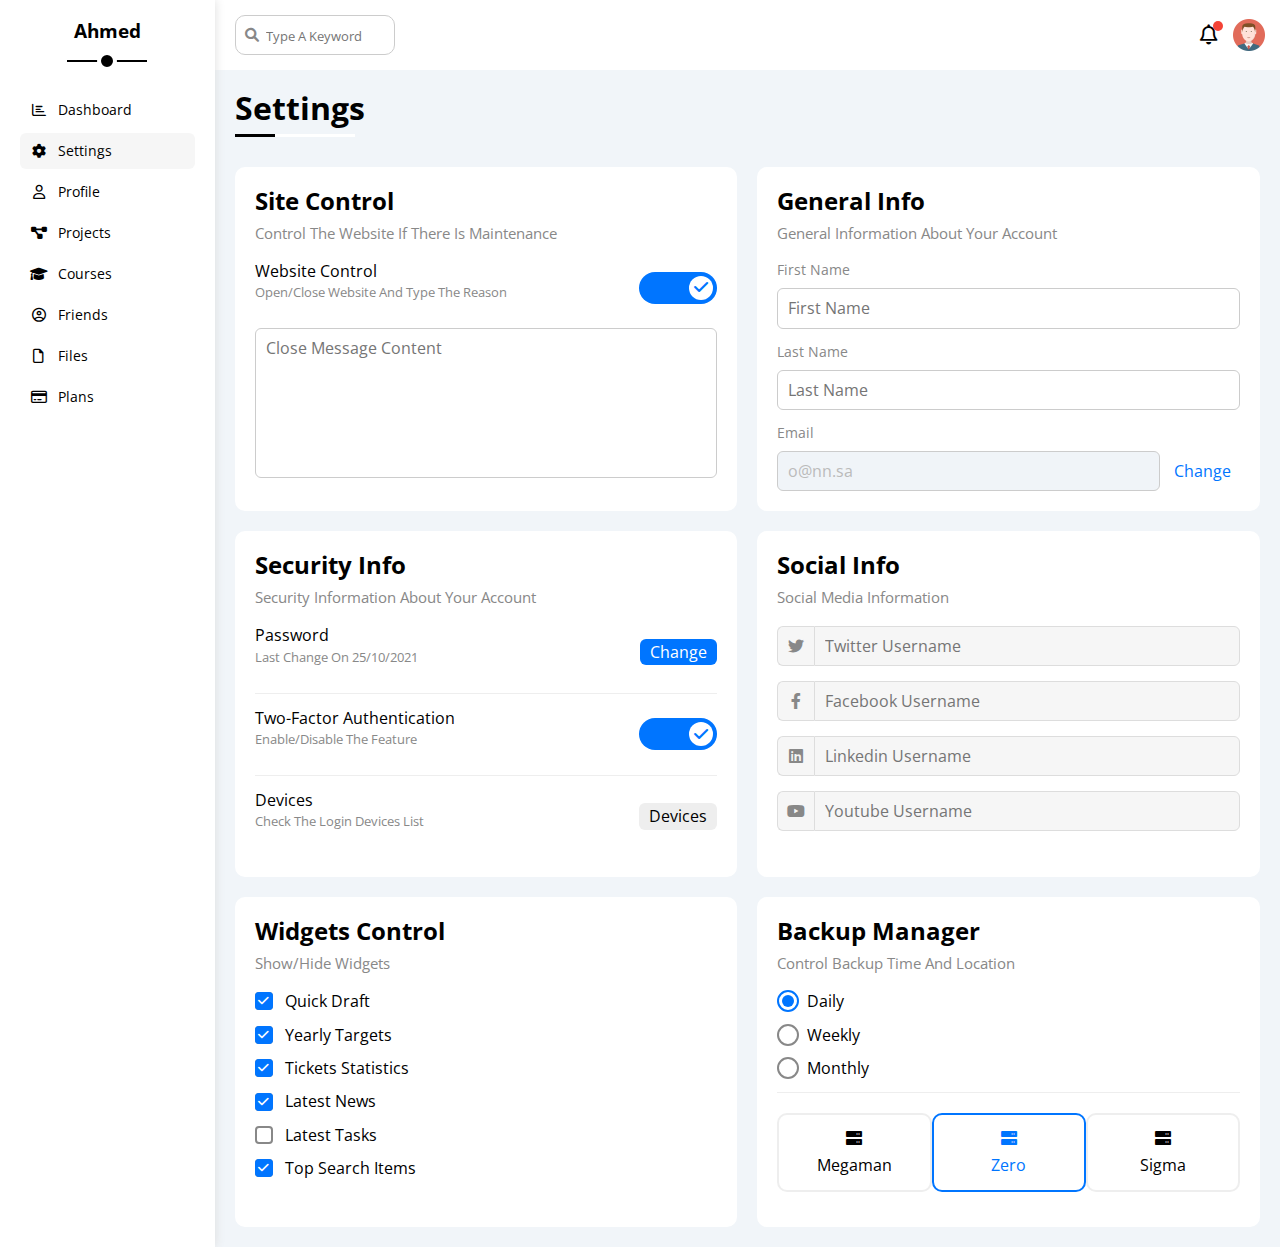
<file: settings.html>
<!DOCTYPE html>
<html lang="en">

<head>
    <meta charset="UTF-8">
    <meta http-equiv="X-UA-Compatible" content="IE=edge">
    <meta name="viewport" content="width=device-width, initial-scale=1.0">
    <link rel="icon" href="./images/avatar.png">
    <link rel="stylesheet" href="./css/all.min.css">
    <link rel="stylesheet" href="./css/normalize.css">
    <link rel="stylesheet" href="./css/framework.css">
    <link rel="stylesheet" href="./css/master.css">

    <title>Dashboard</title>
    <link rel="preconnect" href="https://fonts.googleapis.com">
    <link rel="preconnect" href="https://fonts.gstatic.com" crossorigin>
    <link
        href="https://fonts.googleapis.com/css2?family=Cairo:wght@200;300;400;500;600;700;800;900;1000&family=Open+Sans:wght@300;400;500;600;700;800&family=Work+Sans:wght@200;300;400;500;600;700;800&display=swap"
        rel="stylesheet">

</head>

<body>
    <div class="page d-flex">
        <div class="sidebar bg-white p-20 p-relative">
            <h3 class="p-relative txt-c mt-0">Ahmed</h3>
            <ul>
                <li>
                    <a class=" d-flex align-center fs-14 c-black rad-6 p-10" href="index.html">
                        <i class="fa-regular fa-chart-bar fa-fw"></i>
                        <span>Dashboard</span>
                    </a>
                </li>
                <li>
                    <a class="active d-flex align-center fs-14 c-black rad-6 p-10" href="settings.html">
                        <i class="fa-solid fa-gear fa-fw"></i>
                        <span>Settings</span>
                    </a>
                </li>
                <li>
                    <a class="d-flex align-center fs-14 c-black rad-6 p-10" href="profile.html">
                        <i class="fa-regular fa-user fa-fw"></i>
                        <span>Profile</span>
                    </a>
                </li>
                <li>
                    <a class="d-flex align-center fs-14 c-black rad-6 p-10" href="projects.html">
                        <i class="fa-solid fa-diagram-project fa-fw"></i>
                        <span>Projects</span>
                    </a>
                </li>
                <li>
                    <a class="d-flex align-center fs-14 c-black rad-6 p-10" href="courses.html">
                        <i class="fa-solid fa-graduation-cap fa-fw"></i>
                        <span>Courses</span>
                    </a>
                </li>
                <li>
                    <a class="d-flex align-center fs-14 c-black rad-6 p-10" href="friends.html">
                        <i class="fa-regular fa-circle-user fa-fw"></i>
                        <span>Friends</span>
                    </a>
                </li>
                <li>
                    <a class="d-flex align-center fs-14 c-black rad-6 p-10" href="files.html">
                        <i class="fa-regular fa-file fa-fw"></i>
                        <span>Files</span>
                    </a>
                </li>
                <li>
                    <a class="d-flex align-center fs-14 c-black rad-6 p-10" href="plans.html">
                        <i class="fa-regular fa-credit-card fa-fw"></i>
                        <span>Plans</span>
                    </a>
                </li>
            </ul>
        </div>
        <div class="content w-full">
            <div class="head between-flex  bg-white p-15">
                <div class="search p-relative">
                    <input class="p-10" type="search" placeholder="Type A Keyword">
                </div>
                <div class="icon d-flex align-center">
                    <span class="notification p-relative"><i class="fa-regular fa-bell fa-lg"></i></span>
                    <img src="./images/avatar.png" alt="avatar">
                </div>
            </div>
            <h1 class="p-relative">Settings</h1>
            <div class="setting-page m-20 d-grid gap-20">
                <div class="p-20 bg-white rad-10">
                    <h2 class="mt-0 mb-10">Site Control</h2>
                    <p class="mt-0 mb-20 c-grey fs-15 ">Control The Website If There Is Maintenance</p>
                    <div class="mb-15 between-flex">
                        <div>
                            <span>Website Control</span>
                            <p class="c-grey mb-0 mt-5 fs-13">Open/Close Website And Type The Reason</p>
                        </div>
                        <div>
                            <label>
                                <input class="toggle-checkbox" type="checkbox" checked>
                                <div class="toggle-switch"></div>
                            </label>
                        </div>
                    </div>
                    <textarea class="close-message p-10 rad-6 d-block w-full"
                        placeholder="Close Message Content"></textarea>
                </div>
                <div class="p-20 bg-white rad-10">
                    <h2 class="mt-0 mb-10">General Info</h2>
                    <p class="mt-0 mb-20 c-grey fs-15 ">General Information About Your Account</p>

                    <div class="mb-15">
                        <label class="fs-14 c-grey d-block mb-10" for="first">First Name</label>
                        <input class="b-none border-ccc p-10 rad-6 d-block w-full" type="text" id="first"
                            placeholder="First Name">
                    </div>
                    <div class="mb-15">
                        <label class="fs-14 c-grey d-block mb-10" for="last">Last Name</label>
                        <input class="b-none border-ccc p-10 rad-6 d-block w-full" type="text" id="last"
                            placeholder="Last Name">
                    </div>
                    <div>
                        <label class="fs-14 c-grey d-block mb-10" for="email">Email</label>
                        <input class="email b-none border-ccc p-10 rad-6 d-block w-full mr-10" type="email" id="email"
                            value="o@nn.sa" disabled>
                        <a class="c-blue" href="#">Change</a>
                    </div>
                </div>

                <div class="p-20 bg-white rad-10">
                    <h2 class="mt-0 mb-10">Security Info</h2>
                    <p class="mt-0 mb-20 c-grey fs-15 ">Security Information About Your Account</p>
                    <div class="sec-box mb-15 between-flex">
                        <div>
                            <span>Password</span>
                            <p class="c-grey fs-13 mt-5 mb-0 ">Last Change On 25/10/2021</p>
                        </div>
                        <a class="button bg-blue c-white btn-shape" href="#">Change</a>
                    </div>

                    <div class="sec-box mb-15 between-flex">
                        <div>
                            <span>Two-Factor Authentication</span>
                            <p class="c-grey fs-13 mt-5 mb-0 ">Enable/Disable The Feature</p>
                        </div>
                        <div>
                            <label>
                                <input class="toggle-checkbox" type="checkbox" checked>
                                <div class="toggle-switch"></div>
                            </label>
                        </div>
                    </div>

                    <div class="sec-box  between-flex">
                        <div>
                            <span>Devices</span>
                            <p class="c-grey fs-13 mt-5 mb-0 ">Check The Login Devices List</p>
                        </div>
                        <a class="bg-eee c-black btn-shape" href="#">Devices</a>
                    </div>
                </div>

                <div class="socila-boxes p-20 bg-white rad-10">
                    <h2 class="mt-0 mb-10">Social Info</h2>
                    <p class="c-grey mt-0 mb-20 fs-15">Social Media Information</p>
                    <div class="d-flex align-center mb-15">
                        <i class="fa-brands fa-twitter center-flex c-grey"></i>
                        <input class="w-full" type="text" placeholder="Twitter Username">
                    </div>
                    <div class="d-flex align-center mb-15">
                        <i class="fa-brands fa-facebook-f center-flex c-grey"></i>
                        <input class="w-full" type="text" placeholder="Facebook Username">
                    </div>
                    <div class="d-flex align-center mb-15">
                        <i class="fa-brands fa-linkedin center-flex c-grey"></i>
                        <input class="w-full" type="text" placeholder="Linkedin Username">
                    </div>
                    <div class="d-flex align-center ">
                        <i class="fa-brands fa-youtube center-flex c-grey"></i>
                        <input class="w-full" type="text" placeholder="Youtube Username">
                    </div>
                </div>

                <div class="widgets-control p-20 bg-white rad-10">
                    <h2 class="mt-0 mb-10">Widgets Control</h2>
                    <p class="mt-0 mb-20 c-grey fs-15">Show/Hide Widgets</p>
                    <div class="control d-flex align-center mb-15">
                        <input type="checkbox" id="one" checked>
                        <label for="one">Quick Draft</label>
                    </div>
                    <div class="control d-flex align-center mb-15">
                        <input type="checkbox" id="two" checked />
                        <label for="two">Yearly Targets</label>
                    </div>
                    <div class="control d-flex align-center mb-15">
                        <input type="checkbox" id="three" checked />
                        <label for="three">Tickets Statistics</label>
                    </div>
                    <div class="control d-flex align-center mb-15">
                        <input type="checkbox" id="four" checked />
                        <label for="four">Latest News</label>
                    </div>
                    <div class="control d-flex align-center mb-15">
                        <input type="checkbox" id="five" />
                        <label for="five">Latest Tasks</label>
                    </div>
                    <div class="control d-flex align-center mb-15">
                        <input type="checkbox" id="six" checked />
                        <label for="six">Top Search Items</label>
                    </div>
                </div>

                <div class="buckup-manager bg-white p-20 rad-10">
                    <h2 class="mt-0 mb-10">Backup Manager</h2>
                    <p class="mb-20 mt-0 c-grey fs-15">Control Backup Time And Location</p>
                    <div class="date d-flex align-center mb-15">
                        <input type="radio" id="daily" name="time" checked>
                        <label for="daily">Daily</label>
                    </div>
                    <div class="date d-flex align-center mb-15">
                        <input type="radio" id="weekly" name="time">
                        <label for="weekly">Weekly</label>
                    </div>
                    <div class="date d-flex align-center mb-15">
                        <input type="radio" id="monthly" name="time">
                        <label for="monthly">Monthly</label>
                    </div>
                    <div class="servers d-flex align-center txt-c">
                        <input type="radio" name="servers" id="server-one">
                        <div class="server mb-15 rad-10 w-full">
                            <label class="d-block m-15" for="server-one">
                                <i class="fa-solid fa-server d-block mb-10"></i>
                                Megaman
                            </label>
                        </div>
                        <input type="radio" name="servers" id="server-two" checked />
                        <div class="server mb-15 rad-10 w-full">
                            <label class="d-block m-15" for="server-two">
                                <i class="fa-solid fa-server d-block mb-10"></i>
                                Zero
                            </label>
                        </div>
                        <input type="radio" name="servers" id="server-three" />
                        <div class="server mb-15 rad-10 w-full">
                            <label class="d-block m-15" for="server-three">
                                <i class="fa-solid fa-server d-block mb-10"></i>
                                Sigma
                            </label>
                        </div>
                    </div>
                </div>

            </div>
        </div>
    </div>

</body>

</html>
</file>
<file: css/framework.css>
/* start box  */

:root {
    --blue-color: #0075ff;
    --blue-alt-color: #0d69d5;
    --orange-color: #f59e0b;
    --green-color: #22c55e;
    --red-color: #f44336;
    --gray-color: #888;
}

.d-flex {
    display: flex;
}

.d-block {
    display: block;
}

.align-center {
    align-items: center;
}

.space-between {
    justify-content: space-between;
}

.f-wrap {
    flex-wrap: wrap;
}

.d-grid {
    display: grid;
}

.gap-20 {
    gap: 20px;
}


/* end box  */

.p-20 {
    padding: 20px;
}

.p-0 {
    padding: 0;
}

.p-10 {
    padding: 10px;
}

.p-15 {
    padding: 15px;
}

.pt-10 {
    padding-top: 10px;
}

.pt-15 {
    padding-top: 15px;
}

.pt-20 {
    padding-top: 20px;
}

.pb-15 {
    padding-bottom: 15px;
}

.pb-20 {
    padding-bottom: 20px;
}

.pb-10 {
    padding-bottom: 10px;
}

.pl-15 {
    padding-left: 15px;
}

.m-20 {
    margin: 20px;
}

.m-15 {
    margin: 15px;
}

.m-0 {
    margin: 0;
}

.mt-0 {
    margin-top: 0;
}

.mt-5 {
    margin-top: 5px;
}

.mt-10 {
    margin-top: 10px;
}

.mt-15 {
    margin-top: 15px;
}

.mt-20 {
    margin-top: 20px;
}

.mt-25 {
    margin-top: 25px;
}


/* .mb-0 {
    margin-bottom: 0;
} */

.mb-20 {
    margin-bottom: 20px;
}

.mb-10 {
    margin-bottom: 10px;
}

.mb-5 {
    margin-bottom: 5px;
}

.mb-15 {
    margin-bottom: 15px;
}

.mr-10 {
    margin-right: 10px;
}

.mr-15 {
    margin-right: 15px;
}

.rad-6 {
    border-radius: 6px;
}

.rad-half {
    border-radius: 50%;
}

.b-none {
    border: none;
}

.border-ccc {
    border: 1px solid #ccc;
}

.border-eee {
    border: 1px solid #eee;
}

.rad-10 {
    border-radius: 10px;
}

.bg-white {
    background-color: white;
}

.bg-eee {
    background-color: #eee;
}

.bg-blue {
    background-color: var(--blue-color);
}

.bg-orange {
    background-color: var(--orange-color);
}

.bg-green {
    background-color: var(--green-color);
}

.bg-red {
    background-color: var(--red-color);
}

.c-white {
    color: white;
}

.c-black {
    color: black;
}

.c-grey {
    color: var(--gray-color);
}

.c-red {
    color: var(--red-color);
}

.c-blue {
    color: var(--blue-color);
}

.c-orange {
    color: var(--orange-color);
}

.c-green {
    color: var(--green-color);
}

.p-relative {
    position: relative;
}

.p-absolute {
    position: absolute;
}

.txt-c {
    text-align: center;
}

.fs-14 {
    font-size: 14px;
}

.fs-15 {
    font-size: 15px;
}

.fs-13 {
    font-size: 13px;
}

.fs-25 {
    font-size: 25px;
}

.fw-bold {
    font-weight: bold;
}

.w-full {
    width: 100%;
}

.h-full {
    height: 100%;
}

.w-fit {
    width: fit-content;
}

.w-100 {
    width: 100px;
}

.h-100 {
    height: 100px;
}

.between-flex {
    display: flex;
    justify-content: space-between;
    align-items: center;
}

@media (max-width:767px) {
    .hide-mobile {
        display: none;
    }
}

@media (max-width:767px) {
    .txt-c-mobile {
        text-align: center;
    }
    .block-mobile {
        display: block;
    }
}

.center-flex {
    display: flex;
    align-items: center;
    justify-content: center;
}

.btn-shape {
    padding: 4px 10px;
    border-radius: 6px;
}
</file>
<file: css/master.css>
* {
    box-sizing: border-box;
    -moz-box-sizing: border-box;
    -webkit-box-sizing: border-box;
}

:root {
    --blue-color: #0075ff;
    --blue-alt-color: #0d69d5;
    --orange-color: #f59e0b;
    --green-color: #22c55e;
    --red-color: #f44336;
    --gray-color: #888;
}

body {
    font-family: 'Open Sans', sans-serif;
}

*:focus {
    outline: none;
}

a {
    text-decoration: none;
}

ul {
    list-style: none;
    padding: 0;
}

::-webkit-scrollbar {
    width: 15px;
}

::-webkit-scrollbar-track {
    background-color: white;
}

::-webkit-scrollbar-thumb {
    background-color: var(--blue-color);
}

::-webkit-scrollbar-thumb:hover {
    background-color: var(--blue-alt-color);
}

.page {
    background-color: #f1f5f9;
    min-height: 100vh;
}


/* start sidebar  */

.sidebar {
    width: 250px;
    box-shadow: 0 0 10px #ddd;
}

.sidebar>h3 {
    margin-bottom: 50px;
}

.sidebar>h3::before {
    content: '';
    width: 80px;
    height: 2px;
    background-color: black;
    position: absolute;
    bottom: -20px;
    left: 50%;
    transform: translateX(-50%);
}

.sidebar>h3::after {
    content: '';
    position: absolute;
    background-color: black;
    width: 12px;
    height: 12px;
    border-radius: 50%;
    border: 4px solid white;
    bottom: -29px;
    left: 50%;
    transform: translateX(-50%);
}

.sidebar ul li a {
    transition: 0.3s;
    margin-bottom: 5px;
}

.sidebar ul li a:hover,
.sidebar ul li a.active {
    background-color: #f6f6f6;
}

.sidebar ul li a span {
    font-size: 14px;
    margin-left: 10px;
}

@media (max-width:767px) {
    .sidebar {
        width: 62px;
        padding: 10px;
    }
    .sidebar>h3 {
        margin-bottom: 15px;
        font-size: 12px;
    }
    .sidebar>h3::before,
    .sidebar>h3::after {
        display: none;
    }
    .sidebar ul li a span {
        display: none;
    }
}


/* end sidebar  */


/* start content head  */

.content {
    overflow: hidden;
}

.content .head .search::before {
    font-family: "Font Awesome 6 Free";
    content: "\f002";
    font-weight: 900;
    position: absolute;
    left: 15px;
    top: 50%;
    transform: translateY(-50%);
    font-size: 14px;
    color: var(--gray-color);
}

.content .head .search input[type="search"] {
    border: 1px solid #ccc;
    border-radius: 10px;
    margin-left: 5px;
    padding-left: 30px;
    width: 160px;
    transition: width 0.3s;
}

.content .head .search input[type="search"]::placeholder {
    font-size: 13px;
}

.content .head .search input[type="search"]:focus {
    width: 200px;
}

.content .head .search input[type="search"]:focus::placeholder {
    opacity: 0;
}

.content .head .icon span.notification::before {
    content: '';
    position: absolute;
    width: 10px;
    height: 10px;
    border-radius: 50%;
    background-color: var(--red-color);
    right: -5px;
    top: -5px;
}

.content .head .icon img {
    width: 32px;
    height: 32px;
    margin-left: 15px;
}

.page .content h1 {
    margin: 20px 20px 40px;
}

.page .content h1::before,
.page .content h1::after {
    content: '';
    height: 3px;
    position: absolute;
    left: 0;
    bottom: -10px;
}

.page .content h1::before {
    width: 120px;
    background-color: white;
}

.page .content h1::after {
    width: 40px;
    background-color: black;
}

.wrapper {
    grid-template-columns: repeat(auto-fill, minmax(450px, 1fr));
    margin-left: 20px;
    margin-right: 20px;
}

@media (max-width:767px) {
    .wrapper {
        grid-template-columns: minmax(200px, 1fr);
        margin-left: 10px;
        margin-right: 10px;
        gap: 10px;
    }
}


/* start welcome  */

.welcome {
    overflow: hidden;
}

.welcome .intro img {
    width: 200px;
    margin-bottom: -10px;
}

.welcome .ava {
    width: 64px;
    height: 64px;
    border: 2px solid white;
    border-radius: 50%;
    margin-left: 20px;
    margin-top: -32px;
    padding: 2px;
    box-shadow: 0 0 5px #ddd;
}

.welcome .body {
    border-top: 1px solid #eee;
    border-bottom: 1px solid #eee;
}

.welcome .body>div {
    flex: 1;
}

.welcome a.visit {
    margin: 0 15px 15px auto;
    transition: 0.3s;
}

.welcome a.visit:hover {
    background-color: var(--blue-alt-color);
}

@media (max-width:767px) {
    .welcome .intro {
        padding-bottom: 30px;
    }
    .welcome .body>div:not(:last-child) {
        margin-bottom: 20px;
    }
    .welcome .intro img {
        display: none;
    }
    .welcome .ava {
        margin-left: 0;
    }
}


/* end welcome  */

.quick-draft form textarea {
    resize: none;
    min-height: 180px;
}

.quick-draft form input[type="submit"] {
    margin-left: auto;
    transition: 0.3s;
    cursor: pointer;
}

.quick-draft form input[type="submit"]:hover {
    background-color: var(--blue-alt-color);
}


/* start targrts */

.yearly-targets .target-row .icon {
    width: 80px;
    height: 80px;
    margin-right: 15px;
}

.yearly-targets .details {
    flex: 1;
}

.yearly-targets .details .progress {
    height: 4px;
}

.yearly-targets .details .progress>span {
    height: 4px;
    position: absolute;
    left: 0;
    top: 0;
    height: 100%;
}

.yearly-targets .details .progress>span span {
    position: absolute;
    bottom: 16px;
    right: -16px;
    color: white;
    border-radius: 6px;
    padding: 2px 5px;
    font-size: 13px;
}

.yearly-targets .details .progress>span span::before {
    content: '';
    border-width: 5px;
    border-style: solid;
    position: absolute;
    bottom: -10px;
    left: 50%;
    transform: translateX(-50%);
}

.yearly-targets .details .progress>.blue span::before {
    border-color: var(--blue-color) transparent transparent transparent;
}

.yearly-targets .details .progress>.orange span::before {
    border-color: var(--orange-color) transparent transparent transparent;
}

.yearly-targets .details .progress>.green span::before {
    border-color: var(--green-color) transparent transparent transparent;
}

.blue .icon,
.blue .progress {
    background-color: rgb(0 117 255 / 20%);
}

.orange .icon,
.orange .progress {
    background-color: rgb(245 158 11 / 20%);
}

.green .icon,
.green .progress {
    background-color: rgb(34 197 94/ 20%);
}


/* start ticktis  */

.tickets .box {
    width: calc( 50% - 10px);
    border: 1px solid #ccc;
}

@media (max-width:767px) {
    .tickets .box {
        width: 100%;
    }
}


/* end tickits  */

.latest-news .news-row:not(:last-of-type) {
    margin-bottom: 20px;
    padding-bottom: 20px;
    border-bottom: 1px solid #eee;
}

.latest-news .news-row img {
    width: 100px;
    border-radius: 6px;
    margin-right: 15px;
}

.latest-news .info {
    flex-grow: 1;
}

.latest-news .info h3 {
    margin: 0 0 6px;
    font-size: 16px;
}

@media (max-width:767px) {
    .latest-news .news-row {
        display: block;
    }
    .latest-news .news-row .label {
        margin: 10px auto;
        width: fit-content;
    }
}


/* end latest news  */

.latest-tasks .task-row:not(:last-of-type) {
    border-bottom: 1px solid #eee;
    margin-bottom: 15px;
    padding-bottom: 15px;
}

.latest-tasks .done {
    opacity: 0.3;
}

.latest-tasks .done h3,
.latest-tasks .done p {
    text-decoration: line-through;
}

.latest-tasks .task-row .info {
    flex: 1;
}

.latest-tasks .task-row .delete {
    cursor: pointer;
    transition: 0.3s;
}

.latest-tasks .task-row .delete:hover {
    color: var(--red-color);
}


/* end latest tasks  */

.latest-upload ul li:not(:last-of-type) {
    border-bottom: 1px solid #eee;
}

.latest-upload ul li img {
    width: 40px;
    height: 40px;
}


/* end uploads  */

.project-progress ul::before {
    content: '';
    position: absolute;
    left: 11px;
    width: 2px;
    height: 100%;
    background-color: var(--blue-color);
}

.project-progress ul li::before {
    content: '';
    width: 20px;
    height: 20px;
    display: block;
    border-radius: 50%;
    background-color: white;
    border: 2px solid white;
    outline: 2px solid var(--blue-color);
    margin-right: 15px;
    z-index: 1;
}

.project-progress ul li.done::before {
    background-color: var(--blue-color);
}

.project-progress ul li.current::before {
    animation: change 0.8s infinite alternate;
}

.project-progress .launch-icon {
    position: absolute;
    width: 160px;
    right: 0;
    bottom: 0;
    opacity: 0.1;
}


/* end project  */

.reminders ul li .key {
    width: 15px;
    height: 15px;
}

.reminders ul li>.blue {
    border-left: 2px solid var(--blue-color);
}

.reminders ul li>.green {
    border-left: 2px solid var(--green-color);
}

.reminders ul li>.orange {
    border-left: 2px solid var(--orange-color);
}

.reminders ul li>.red {
    border-left: 2px solid var(--red-color);
}


/* end reminders  */

.last-post .top img.avatar {
    width: 48px;
    height: 48px;
}

.last-post .post-content {
    border-bottom: 1px solid #eee;
    border-top: 1px solid #eee;
    line-height: 1.8;
    min-height: 140px;
    text-transform: capitalize;
}


/* end last post  */

.social-media .box {
    padding-left: 70px;
}

.social-media .box i {
    position: absolute;
    left: 0;
    top: 0;
    width: 52px;
    transition: 0.3s;
}

.social-media .box i:hover {
    transform: rotate(5deg);
}

.social-media .twitter {
    background-color: rgb(29, 161, 242, 20%);
    color: #1da1f2;
}

.social-media .twitter i,
.social-media .twitter a {
    background-color: #1da1f2;
}

.social-media .facebook {
    background-color: rgb(24, 118, 242, 20%);
    color: #1877f2;
}

.social-media .facebook i,
.social-media .facebook a {
    background-color: #1877f2;
}

.social-media .youtube {
    background-color: rgb(255, 0, 0, 20%);
    color: #ff0000;
}

.social-media .youtube i,
.social-media .youtube a {
    background-color: #ff0000;
}

.social-media .linkedin {
    background-color: rgb(10, 102, 194, 20%);
    color: #0a66c2;
}

.social-media .linkedin i,
.social-media .linkedin a {
    background-color: #0a66c2;
}


/* end social media  */

.projects .responsive-table {
    overflow-x: auto;
}

.projects table {
    min-width: 1000px;
    border-spacing: 0;
}

.projects table thead td {
    background-color: #eee;
    font-weight: bold;
}

.projects table td {
    padding: 15px;
}

.projects table tbody td {
    border-bottom: 1px solid #eee;
    border-left: 1px solid #eee;
    transition: 0.3s;
}

.projects table tbody tr td:last-child {
    border-right: 1px solid #eee;
}

.projects table tbody tr:hover td {
    background-color: #faf7f7;
}

.projects table img {
    width: 32px;
    height: 32px;
    border-radius: 50%;
    padding: 2px;
    background-color: white;
}

.projects table img:not(:first-child) {
    margin-left: -20px;
}

.projects table .label {
    font-size: 13px;
}


/* start setting page  */

.setting-page {
    grid-template-columns: repeat(auto-fill, minmax(500px, 1fr));
}

@media (max-width:767px) {
    .setting-page {
        grid-template-columns: minmax(100px, 1fr);
        margin-left: 10px;
        margin-right: 10px;
        gap: 10px;
    }
}

.setting-page .close-message {
    border: 1px solid #ccc;
    resize: none;
    min-height: 150px;
}

.setting-page .email {
    display: inline-flex;
    width: calc(100% - 80px);
}

.setting-page .sec-box {
    padding-bottom: 15px;
}

.setting-page .sec-box:not(:last-child) {
    border-bottom: 1px solid #eee;
}

.setting-page .sec-box .button {
    transition: 0.3s;
}

.setting-page .sec-box .button:hover {
    background-color: var(--blue-alt-color);
}

.setting-page .socila-boxes div i {
    width: 40px;
    height: 40px;
    background-color: #f6f6f6;
    border: 1px solid #ddd;
    border-right: none;
    border-radius: 6px 0 0 6px;
    transition: 0.3s;
}

.setting-page .socila-boxes div input {
    height: 40px;
    background-color: #f6f6f6;
    border: 1px solid #ddd;
    padding: 10px;
    border-radius: 0 6px 6px 0;
}

.setting-page .socila-boxes>div:focus-within i {
    color: black;
}

.widgets-control .control input[type="checkbox"] {
    -webkit-appearance: none;
    appearance: none;
    display: none;
}

.widgets-control .control label {
    padding-left: 30px;
    cursor: pointer;
    position: relative;
}

.widgets-control .control label::before {
    content: '';
    position: absolute;
    left: 0;
    top: 50%;
    width: 14px;
    height: 14px;
    margin-top: -9px;
    border: 2px solid var(--gray-color);
    border-radius: 4px;
}

.widgets-control .control label:hover::before {
    border-color: var(--blue-alt-color);
}

.widgets-control .control label::after {
    font-family: "Font Awesome 6 Free";
    content: '\f00c';
    font-weight: 900;
    position: absolute;
    left: 0;
    top: 50%;
    margin-top: -9px;
    background-color: var(--blue-color);
    color: white;
    font-size: 12px;
    width: 18px;
    height: 18px;
    display: flex;
    align-items: center;
    justify-content: center;
    transform: scale(0) rotate(360deg);
    transition: 0.3s;
    border-radius: 4px;
}

.widgets-control .control input[type="checkbox"]:checked+label::after {
    transform: scale(1);
}

.buckup-manager input[type="radio"] {
    -webkit-appearance: none;
    appearance: none;
}

.buckup-manager .date label {
    padding-left: 30px;
    cursor: pointer;
    position: relative;
}

.buckup-manager .date label::before {
    content: '';
    position: absolute;
    top: 50%;
    left: 0;
    margin-top: -11px;
    width: 18px;
    height: 18px;
    border: 2px solid var(--gray-color);
    border-radius: 50%;
}

.buckup-manager .date label::after {
    content: '';
    position: absolute;
    top: 50%;
    transform: translatey(-50%) scale(0);
    left: 5px;
    width: 12px;
    height: 12px;
    background-color: var(--blue-color);
    border-radius: 50%;
    transition: 0.3s;
}

.buckup-manager .date input[type="radio"]:checked+label::after {
    transform: translateY(-50%) scale(1);
}

.buckup-manager .date input[type="radio"]:checked+label::before {
    border-color: var(--blue-color);
}

.buckup-manager .servers {
    border-top: 1px solid #eee;
    padding-top: 20px;
}

@media (max-width:767px) {
    .buckup-manager .servers {
        flex-wrap: wrap;
    }
}

.buckup-manager .servers .server {
    border: 2px solid #eee;
    position: relative;
}

.buckup-manager .servers .server label {
    cursor: pointer;
}

.buckup-manager .servers input[type="radio"]:checked+.server {
    border-color: var(--blue-color);
    color: var(--blue-color);
}

.toggle-checkbox {
    -webkit-appearance: none;
    appearance: none;
    display: none;
}

.toggle-switch {
    background-color: #ccc;
    width: 78px;
    height: 32px;
    border-radius: 16px;
    position: relative;
    transition: 0.3s;
    cursor: pointer;
}

.toggle-switch::before {
    font-family: "Font Awesome 6 Free";
    content: "\f00d";
    font-weight: 900;
    background-color: white;
    width: 24px;
    height: 24px;
    position: absolute;
    border-radius: 50%;
    top: 4px;
    left: 4px;
    display: flex;
    align-items: center;
    justify-content: center;
    color: #aaa;
    transition: 0.3s;
}

.toggle-checkbox:checked+.toggle-switch {
    background-color: var(--blue-color);
}

.toggle-checkbox:checked+.toggle-switch::before {
    content: "\f00c";
    left: 50px;
    color: var(--blue-color);
}

.setting-page :disabled {
    cursor: no-drop;
    background-color: #f0f4f8;
    color: #bbb;
}


/* end setting page  */


/* start profile  */

@media (max-width:767px) {
    .profile-page .overview {
        flex-direction: column;
    }
}

.profile-page .overview .avatar-box {
    width: 300px;
}

@media (min-width:768px) {
    .profile-page .overview .avatar-box {
        border-right: 1px solid #eee;
    }
}

.profile-page .overview .avatar-box>img {
    width: 120px;
    height: 120px;
}

.profile-page .overview .avatar-box .level {
    height: 6px;
    overflow: hidden;
    margin: auto;
    width: 70%;
}

.profile-page .overview .avatar-box .level span {
    background-color: var(--blue-color);
    border-radius: 6px;
    position: absolute;
    left: 0;
    top: 0;
    height: 100%;
}

.profile-page .overview .info-box .box {
    flex-wrap: wrap;
    border-bottom: 1px solid #eee;
    transition: 0.3s;
}

.profile-page .overview .info-box .box:hover {
    background-color: #f9f9f9;
}

.profile-page .overview .info-box .box>div {
    width: 250px;
    padding: 10px 0 0;
}

.profile-page .overview .info-box h4 {
    font-weight: normal;
}

.profile-page .info-box .toggle-switch {
    height: 20px;
}

@media (max-width:767px) {
    .profile-page .info-box .toggle-switch {
        margin: auto;
    }
}

.profile-page .info-box .toggle-switch::before {
    width: 12px;
    height: 12px;
    font-size: 8px;
}

.profile-page .info-box .toggle-checkbox:checked+.toggle-switch::before {
    left: 62px;
}

@media (max-width:767px) {
    .profile-page .other-data {
        flex-direction: column;
    }
}

.profile-page .other-data .skills-card {
    flex-grow: 1;
}

.profile-page .other-data .skills-card ul li {
    padding: 15px 0;
}

.profile-page .other-data .skills-card ul li:not(:last-child) {
    border-bottom: 1px solid #eee;
}

.profile-page .other-data .skills-card ul li span {
    display: inline-flex;
    padding: 4px 10px;
    background-color: #eee;
    border-radius: 6px;
    font-size: 14px;
}

.profile-page .other-data .skills-card ul li span:not(:last-child) {
    margin-right: 5px;
}

.profile-page .other-data .activities {
    flex-grow: 2;
}

.profile-page .other-data .activities .activity:not(:last-child) {
    border-bottom: 1px solid #eee;
    padding-bottom: 20px;
    margin-bottom: 20px;
}

.profile-page .other-data .activities .activity img {
    width: 64px;
    height: 64px;
    border-radius: 50%;
    margin-right: 10px;
}

@media (min-width:768px) {
    .profile-page .other-data .activities .activity .date {
        margin-left: auto;
        text-align: right;
    }
}

@media (max-width:767px) {
    .profile-page .other-data .activities .activity {
        flex-direction: column;
    }
    .profile-page .other-data .activities .activity img {
        margin: 0 0 15px;
    }
    .profile-page .other-data .activities .activity .date {
        margin-top: 15px;
    }
}


/* end profile  */


/* start projects  */

.projects-page {
    grid-template-columns: repeat(auto-fill, minmax(500px, 1fr));
}

@media (max-width:767px) {
    .projects-page {
        grid-template-columns: minmax(200px, 1fr);
        margin-left: 10px;
        margin-right: 10px;
        gap: 10px;
    }
}

.projects-page .project .date {
    position: absolute;
    top: 10px;
    right: 10px;
}

.projects-page .project h4 {
    font-weight: normal;
}

.projects-page .project .team {
    position: relative;
    min-height: 80px;
}

.projects-page .project .team img {
    width: 40px;
    height: 40px;
    border-radius: 50%;
    border: 2px solid white;
}

.projects-page .project .team a {
    position: absolute;
    left: 0;
    bottom: 0;
}

.projects-page .project .team a:hover {
    z-index: 1000;
}

.projects-page .project .team a:nth-child(2) {
    left: 25px;
}

.projects-page .project .team a:nth-child(3) {
    left: 50px;
}

.projects-page .project .team a:nth-child(4) {
    left: 75px;
}

.projects-page .project .team a:nth-child(5) {
    left: 100px;
}

.projects-page .project .do {
    justify-content: flex-end;
    border-top: 1px solid #eee;
    padding-top: 15px;
    margin-top: 15px;
}

.projects-page .project .do span {
    padding: 3px 8px;
    margin-left: 5px;
    width: fit-content;
}

@media (max-width:767px) {
    .projects-page .project .do {
        flex-direction: column;
    }
    .projects-page .project .do span:not(:last-child) {
        margin-bottom: 15px;
    }
}

.projects-page .project .info {
    border-top: 1px solid #eee;
    margin-top: 15px;
    padding-top: 15px;
}

.projects-page .project .info .prog {
    height: 8px;
    width: 260px;
    position: relative;
    border-radius: 6px;
}

.projects-page .project .info .prog span {
    position: absolute;
    left: 0;
    top: 0;
    height: 100%;
    border-radius: 6px;
}

@media (max-width:767px) {
    .projects-page .project .info {
        flex-direction: column;
    }
    .projects-page .project .info .prog {
        margin-bottom: 15px;
    }
}


/* end projects  */


/* start courses  */

.courses-page {
    grid-template-columns: repeat(auto-fill, minmax(300px, 1fr));
}

@media (max-width:767px) {
    .courses-page {
        grid-template-columns: minmax(200px, 1fr);
        gap: 10px;
        margin-left: 10px;
        margin-right: 10px;
    }
}

.courses-page .cours {
    overflow: hidden;
}

.courses-page .cours .avatar {
    width: 64px;
    height: 64px;
    border-radius: 50%;
    border: 2px solid white;
    position: absolute;
    left: 20px;
    top: 20px;
}

.courses-page .cours img.cover {
    max-width: 100%;
}

.courses-page .cours>div .description {
    line-height: 1.6;
}

.courses-page .cours .info {
    font-size: 13px;
    border-top: 1px solid #eee;
}

.courses-page .cours .info .title {
    position: absolute;
    top: -10.97px;
    left: 50%;
    transform: translatex(-50%);
}


/* end courses  */


/* start friends  */

.friends-page {
    grid-template-columns: repeat(auto-fill, minmax(300px, 1fr));
}

@media (max-width:767px) {
    .friends-page {
        grid-template-columns: minmax(200px, 1fr);
        gap: 10px;
        margin-left: 10px;
        margin-right: 10px;
    }
}

.friends-page .friend .contact i {
    background-color: #eee;
    padding: 10px;
    border-radius: 50%;
    color: #666;
    font-size: 13px;
    cursor: pointer;
    transition: 0.3s;
}

.friends-page .friend .contact i:hover {
    background-color: var(--blue-color);
    color: white;
}

.friends-page .friend .contact {
    position: absolute;
    left: 10px;
    top: 10px;
}

.friends-page .friend .icons {
    padding: 15px 0;
    margin: 15px 0;
    border-top: 1px solid #eee;
    border-bottom: 1px solid #eee;
}

.friends-page .friend .icons i {
    margin-right: 5px;
}

.friends-page .friend .icons .vip {
    position: absolute;
    right: 0;
    top: 50%;
    transform: translateY(-50%);
    font-size: 40px;
    opacity: 0.2;
}

@media (max-width:767px) {
    .friends-page .friend .info div {
        display: flex;
    }
    .friends-page .friend .info div>a {
        margin-right: 3px;
    }
}


/* end friends  */


/* start files  */

.files-page {
    flex-direction: row-reverse;
    align-items: flex-start;
}

@media (max-width:767px) {
    .files-page {
        flex-direction: column;
        align-items: normal;
    }
}

.files-page .file-stats {
    min-width: 260px;
}

.files-page .file-stats .icon {
    width: 40px;
    height: 40px;
    margin-right: 10px;
}

.files-page .file-stats .size {
    margin-left: auto;
}

.files-page .file-stats .blue {
    background-color: rgb(0 117 255 / 20%)
}

.files-page .file-stats .green {
    background-color: rgb(34 197 94/ 20%)
}

.files-page .file-stats .red {
    background-color: rgb(244 67 54 / 20%);
}

.files-page .file-stats .orange {
    background-color: rgb(245 158 11 / 20%);
}

.files-page .file-stats .upload {
    margin: 15px auto 0;
    padding: 10px 15px;
    transition: 0.3s;
}

.files-page .file-stats .upload:hover {
    background-color: var(--blue-alt-color);
}

.files-page .file-stats .upload:hover i {
    animation: go-up 0.8s infinite;
}

.files-page .file-content {
    flex: 1;
    grid-template-columns: repeat(auto-fill, minmax(200px, 1fr));
}

.files-page .file-content img {
    width: 64px;
    height: 64;
    transition: 0.3s;
}

.files-page .file-content .file:hover img {
    transform: rotate(5deg);
}

.files-page .file-content .info {
    border-top: 1px solid #eee;
}


/* end files  */


/* start plans  */

.plans-page {
    grid-template-columns: repeat(auto-fill, minmax(450px, 1fr));
}

@media (max-width:767px) {
    .plans-page {
        grid-template-columns: minmax(250px, 1fr);
        gap: 10px;
        margin-left: 10px;
        margin-right: 10px;
    }
}

.plans-page .plan .top {
    border: 3px solid white;
    outline: 3px solid transparent;
}

.plans-page .plan.green .top {
    outline-color: var(--green-color);
}

.plans-page .plan.blue .top {
    outline-color: var(--blue-color);
}

.plans-page .plan.orange .top {
    outline-color: var(--orange-color);
}

.plans-page .plan .price {
    position: relative;
    font-size: 40px;
    width: fit-content;
    margin: auto;
}

.plans-page .plan .price span {
    position: absolute;
    left: -20px;
    top: 0;
    font-size: 25px;
}

.plans-page .plan ul li {
    padding: 15px 0;
    display: flex;
    align-items: center;
    font-size: 15px;
    border-bottom: 1px solid #eee;
}

.plans-page .plan ul li .yes {
    color: var(--green-color);
}

.plans-page .plan ul li i:not(.yes, .help) {
    color: var(--red-color);
}

.plans-page .plan ul li i:first-child {
    font-size: 18px;
    margin-right: 5px;
}

.plans-page .plan ul li .help {
    color: var(--gray-color);
    margin-left: auto;
    cursor: pointer;
}


/* end plans  */

@keyframes change {
    from {
        background-color: var(--blue-color);
    }
    to {
        background-color: white;
    }
}

@keyframes go-up {
    0%,
    100% {
        transform: translateY(0);
    }
    50% {
        transform: translateY(-5px);
    }
}
</file>
